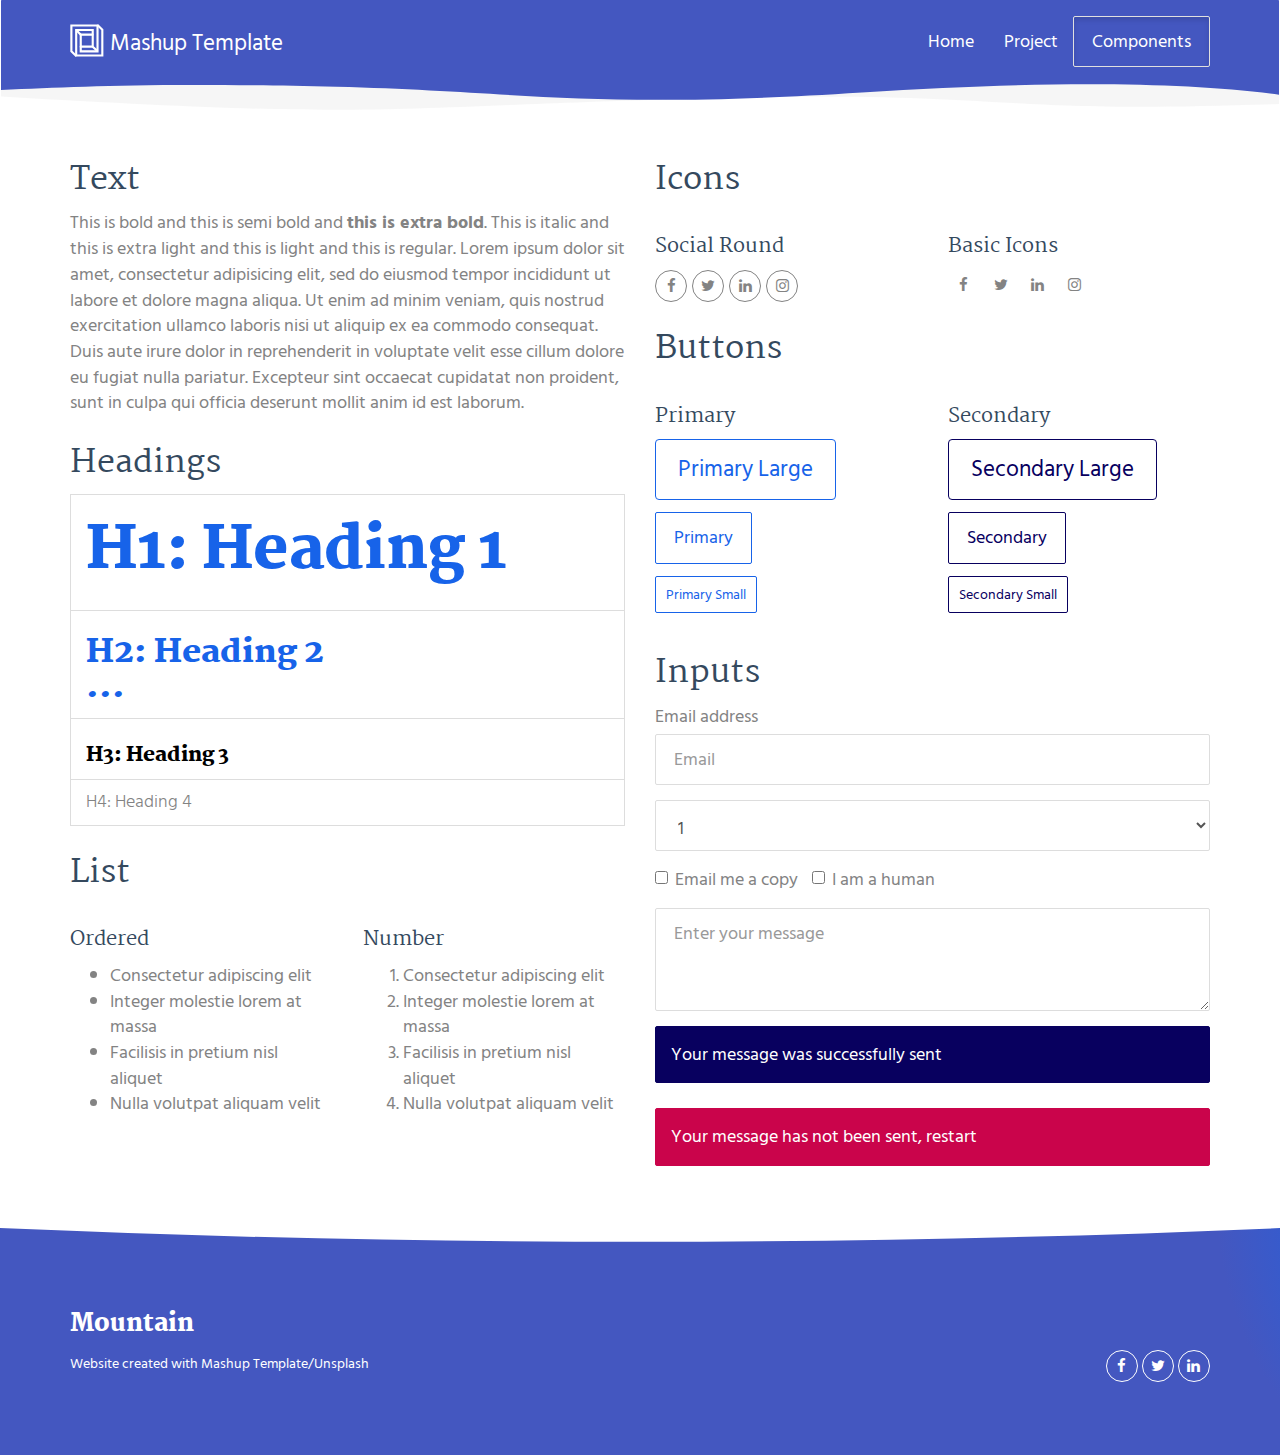
<file: components.html>
<!DOCTYPE html>
<html lang="en">

<head>
  <meta charset="UTF-8">
  <meta content="IE=edge" http-equiv="X-UA-Compatible">
  <meta content="width=device-width,initial-scale=1" name="viewport">
  <meta content="description" name="description">
  <meta name="google" content="notranslate" />
  <meta content="Mashup templates have been developped by Orson.io team" name="author">

  <!-- Disable tap highlight on IE -->
  <meta name="msapplication-tap-highlight" content="no">
  
  
  <link rel="apple-touch-icon" sizes="180x180" href="./assets/apple-icon-180x180.png">
  <link href="./assets/favicon.ico" rel="icon">

  <link href="" rel="stylesheet">


  <title>Title page</title>

<link href="./main.550dcf66.css" rel="stylesheet"></head>

<body> <!-- Add your content of header -->
<header>
  <nav class="navbar navbar-default active">
    <div class="container">
      <div class="navbar-header">
        <button type="button" class="navbar-toggle collapsed" data-toggle="collapse" data-target="#navbar-collapse" aria-expanded="false">
          <span class="sr-only">Toggle navigation</span>
          <span class="icon-bar"></span>
          <span class="icon-bar"></span>
          <span class="icon-bar"></span>
        </button>
        <a class="navbar-brand" href="./index.html" title="">
          <img src="./assets/images/mashup-icon.svg" class="navbar-logo-img" alt="">
          Mashup Template
        </a>
      </div>

      <div class="collapse navbar-collapse" id="navbar-collapse">
        <ul class="nav navbar-nav navbar-right">
          <li><a href="./index.html" title="">Home</a></li>
          <li><a href="./project.html" title="">Project</a></li>
          <li>
            <p>
              <a href="./components.html" class="btn btn-default navbar-btn" title="">Components</a>
            </p>
          </li>

        </ul>
      </div> 
    </div>
  </nav>
</header>

<!-- Add your site or app content here -->
  <div class="container">
    <div class="row">
      <div class="col-xs-12 col-md-6">

        <div class="template-example">
          <h2 class="template-title-example">Text</h2>
          <p>This is bold and this is semi bold and <b>this is extra bold</b>. This is italic and this is extra light and this is light
          and this is regular. Lorem ipsum dolor sit amet, consectetur adipisicing elit, sed do eiusmod
          tempor incididunt ut labore et dolore magna aliqua. Ut enim ad minim veniam,
          quis nostrud exercitation ullamco laboris nisi ut aliquip ex ea commodo
          consequat. Duis aute irure dolor in reprehenderit in voluptate velit esse
          cillum dolore eu fugiat nulla pariatur. Excepteur sint occaecat cupidatat non
          proident, sunt in culpa qui officia deserunt mollit anim id est laborum.
          </p>
        </div>

        <div class="template-example">
          <h2 class="template-title-example">Headings</h2>
          
          <table class="table table-bordered">
            <tr><td><h1>H1: Heading 1</h1></td></tr>
            <tr><td><h2>H2: Heading 2</h2></td></tr>
            <tr><td><h3>H3: Heading 3</h3></td></tr>
            <tr><td><h4>H4: Heading 4</h4></td></tr>
          </table>
        </div>

        <div class="template-example">
          <h2 class="template-title-example">List</h2>
          <div class="row">
            <div class="col-md-6">
              <h3 class="template-title-example">Ordered</h3>
              <ul>
                <li>Consectetur adipiscing elit</li>
                <li>Integer molestie lorem at massa</li>
                <li>Facilisis in pretium nisl aliquet</li>
                <li>Nulla volutpat aliquam velit</li>
              </ul>
            </div>
            <div class="col-md-6">
              <h3 class="template-title-example">Number</h3>
              <ol>
                <li>Consectetur adipiscing elit</li>
                <li>Integer molestie lorem at massa</li>
                <li>Facilisis in pretium nisl aliquet</li>
                <li>Nulla volutpat aliquam velit</li>
              </ol>
            </div>
          </div>
        </div>

        
      </div>

      <div class="col-xs-12 col-md-6">
        <div class="template-example">
          <h2 class="template-title-example">Icons</h2>
          
          <div class="row">
            <div class="col-md-6">
              <h3 class="template-title-example">Social Round</h2>
              <ul class="list-icons">
                <li>
                  <a href="" class="social-round-icon fa-icon">
                    <i class="fa fa-facebook"></i>
                  </a>
                </li>
                <li>
                  <a href="" class="social-round-icon fa-icon">
                    <i class="fa fa-twitter"></i>
                  </a>
                </li>
                <li>
                  <a href="" class="social-round-icon fa-icon">
                    <i class="fa fa-linkedin"></i>
                  </a>
                </li>
                <li>
                  <a href="" class="social-round-icon fa-icon">
                    <i class="fa fa-instagram"></i>
                  </a>
                </li>
              </ul>
            </div>
            <div class="col-md-6">
               <h3 class="template-title-example">Basic Icons</h2>
                <ul class="list-icons">
                  <li>
                    <span class="fa-icon">
                      <i class="fa fa-facebook"></i>
                    </span>
                  </li>
                  <li>
                    <span class="fa-icon">
                      <i class="fa fa-twitter"></i>
                    </span>
                  </li>
                  <li>
                    <span class="fa-icon">
                      <i class="fa fa-linkedin"></i>
                    </span>
                  </li>
                  <li>
                    <span class="fa-icon">
                      <i class="fa fa-instagram"></i>
                    </span>
                  </li>
                </ul>
            </div>

          </div>


          


        </div>

        <div class="template-example">
          <h2 class="template-title-example">Buttons</h2>
          <div class="row">
            <div class="col-md-6">
              <h3 class="template-title-example">Primary</h2>
              <div class="row">
                  <div class="col-md-6">
                  <p><a href="" class="btn btn-primary btn-lg">Primary Large</a></p>
                  <p><a href="" class="btn btn-primary">Primary </a></p>
                  <p><a href="" class="btn btn-primary btn-sm">Primary Small</a></p>
                </div>
              </div>

            </div>

            <div class="col-md-6">
              <h3 class="template-title-example">Secondary</h2>
              <div class="row">
                  <div class="col-md-6">
                  <p><a href="" class="btn btn-info btn-lg">Secondary Large</a></p>
                  <p><a href="" class="btn btn-info">Secondary </a></p>
                  <p><a href="" class="btn btn-info btn-sm">Secondary Small</a></p>
                </div>
              </div>
            </div>
          </div>
        </div>
        
        <div class="template-example">
          <h2 class="template-title-example">Inputs</h2>

            <div class="form-group">
              <label for="exampleInputEmail1">Email address</label>
              <input type="email" class="form-control" id="exampleInputEmail1" placeholder="Email">
            </div>

            <div class="form-group">
              <select class="form-control">
                <option>1</option>
                <option>2</option>
                <option>3</option>
                <option>4</option>
                <option>5</option>
              </select>
            </div>

            <div class="form-group">
              <label class="checkbox-inline">
                <input 
                type="checkbox" id="inlineCheckbox1" value="option1"> Email me a copy
              </label>
              <label class="checkbox-inline">
                <input type="checkbox" id="inlineCheckbox2" value="option2"> I am a human
              </label>
            </div>

            <div class="form-group">
              <textarea class="form-control" rows="3" placeholder="Enter your message"></textarea>
            </div>
            
            <div class="alert alert-success" role="alert">Your message was successfully sent</div>
            <div class="alert alert-danger" role="alert">Your message has not been sent, restart</div>
        </div>




      </div>
    </div>
  </div>

<footer class="footer-container white-text-container">
  <div class="container">
    <div class="row">

     
      <div class="col-xs-12">
        <h3>Mountain</h3>

        <div class="row">
          <div class="col-xs-12 col-sm-7">
            <p><small>Website created with <a href="http://www.mashup-template.com/" title="Create website with free html template">Mashup Template</a>/<a href="https://www.unsplash.com/" title="Beautiful Free Images">Unsplash</a></small>
            </p>
          </div>
          <div class="col-xs-12 col-sm-5">
            <p class="text-right">
              <a href="https://facebook.com/" class="social-round-icon white-round-icon fa-icon" title="">
                <i class="fa fa-facebook" aria-hidden="true"></i>
              </a>
              <a href="https://twitter.com/" class="social-round-icon white-round-icon fa-icon" title="">
                <i class="fa fa-twitter" aria-hidden="true"></i>
              </a>
              <a href="https://www.linkedin.com/" class="social-round-icon white-round-icon fa-icon" title="">
                <i class="fa fa-linkedin" aria-hidden="true"></i>
              </a>
            </p>
          </div>
        </div>
        
        
      </div>
    </div>
  </div>
</footer>

<script>
  document.addEventListener("DOMContentLoaded", function (event) {
    navActivePage();
    scrollRevelation('.reveal');
  });
</script>

<!-- Google Analytics: change UA-XXXXX-X to be your site's ID 

<script>
  (function (i, s, o, g, r, a, m) {
    i['GoogleAnalyticsObject'] = r; i[r] = i[r] || function () {
      (i[r].q = i[r].q || []).push(arguments)
    }, i[r].l = 1 * new Date(); a = s.createElement(o),
      m = s.getElementsByTagName(o)[0]; a.async = 1; a.src = g; m.parentNode.insertBefore(a, m)
  })(window, document, 'script', '//www.google-analytics.com/analytics.js', 'ga');
  ga('create', 'UA-XXXXX-X', 'auto');
  ga('send', 'pageview');
</script>

--> <script type="text/javascript" src="./main.0cf8b554.js"></script></body>

</html>
</file>
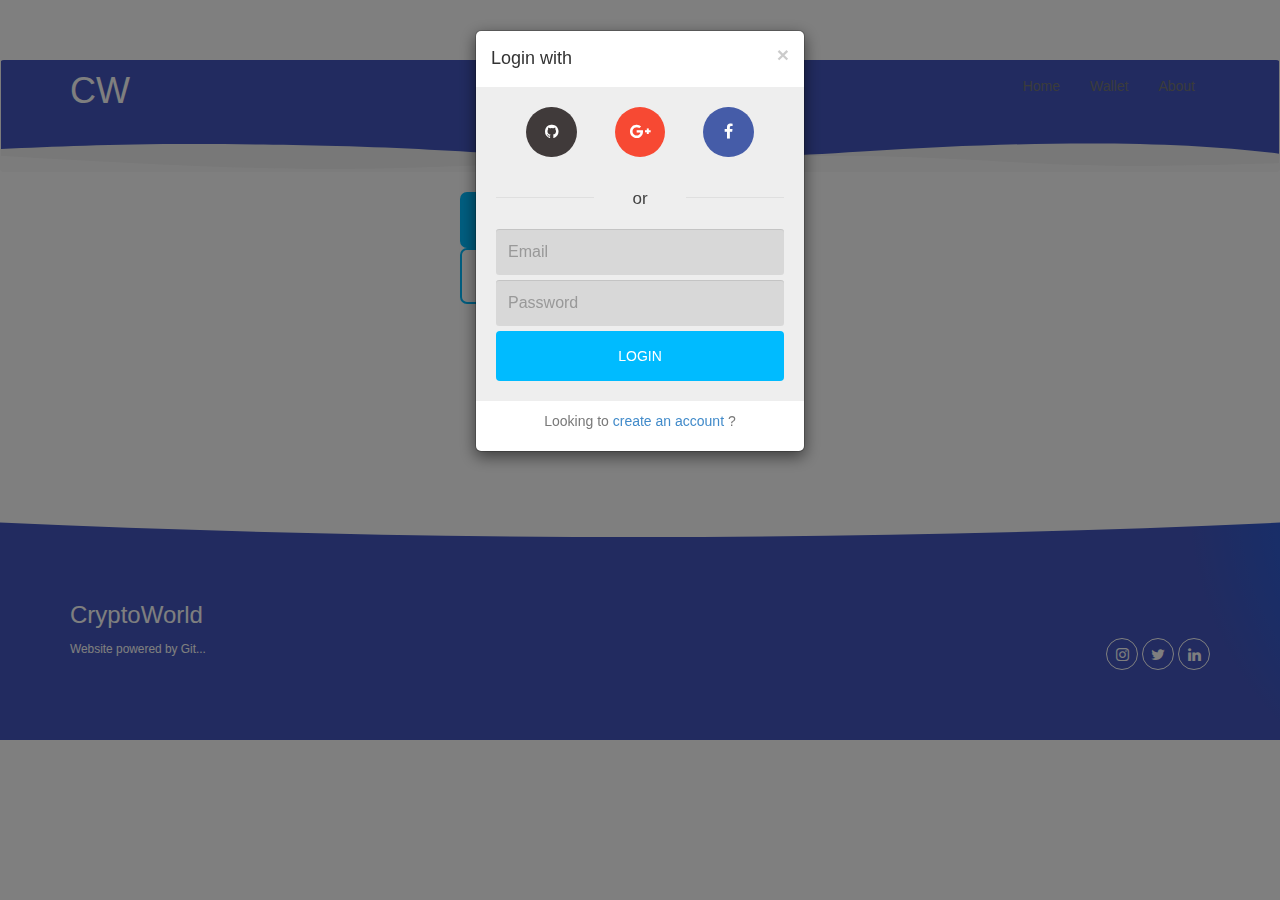
<file: login_register_modal.html>
<!doctype html>
<html lang="en">
<head>
    <title>Login/Register</title>
    <meta charset="utf-8" />
    <meta http-equiv="X-UA-Compatible" content="IE=edge,chrome=1" />
    
    <link href="./main.550dcf66.css" rel="stylesheet">
    <link href="assets/css/bootstrap.css" rel="stylesheet" />

    <link href="assets/css/login-register.css" rel="stylesheet" />
    <link rel="stylesheet" href="http://netdna.bootstrapcdn.com/font-awesome/4.0.3/css/font-awesome.css">

    <style>body{padding-top: 60px;}</style>

    <script src="assets/js/jquery-1.10.2.js" type="text/javascript"></script>
    <script src="assets/js/bootstrap.js" type="text/javascript"></script>
    <script src="assets/js/login-register.js" type="text/javascript"></script>
    
    <link href="main.css" rel="stylesheet" />
</head>
<body>
    <header>
        <nav class="navbar navbar-default active">
          <div class="container">
            <div class="navbar-header">
              <button type="button" class="navbar-toggle collapsed" data-toggle="collapse" data-target="#navbar-collapse" aria-expanded="false">
                <span class="sr-only">Toggle navigation</span>
                <span class="icon-bar"></span>
                <span class="icon-bar"></span>
                <span class="icon-bar"></span>
              </button>
              <a class="navbar-brand" href="./index.html" title="">
                <h1 class="navbar-logo-img" style="color: white;">CW</h1>
              </a>
            </div>
      
            <div class="collapse navbar-collapse" id="navbar-collapse">
              <ul class="nav navbar-nav navbar-right">
                <li><a href="./index.html" title="">Home</a></li>
                <li><a href="./project.html" title="">Wallet</a></li>
                <li><a href="./about.html" title="">About</a></li>
              </ul>
            </div> 
          </div>
        </nav>
      </header>
    <div class="container">
        <div class="row">
            <div class="col-sm-4"></div>
            <div class="col-sm-4" style="height: 300px;">
                 <a class="btn big-login" data-toggle="modal" href="javascript:void(0)" onclick="openLoginModal();">Log in</a>
                 <a class="btn big-register" data-toggle="modal" href="javascript:void(0)" onclick="openRegisterModal();">Register</a></div>
            <div class="col-sm-4"></div>
        </div>


		 <div class="modal fade login" id="loginModal">
		      <div class="modal-dialog login animated">
    		      <div class="modal-content">
    		         <div class="modal-header">
                        <button type="button" class="close" data-dismiss="modal" aria-hidden="true">&times;</button>
                        <h4 class="modal-title">Log in with</h4>
                    </div>
                    <div class="modal-body">
                        <div class="box">
                             <div class="content">
                                <div class="social">
                                    <a class="circle github" href="#">
                                        <i class="fa fa-github fa-fw"></i>
                                    </a>
                                    <a id="google_login" class="circle google" href="#">
                                        <i class="fa fa-google-plus fa-fw"></i>
                                    </a>
                                    <a id="facebook_login" class="circle facebook" href="#">
                                        <i class="fa fa-facebook fa-fw"></i>
                                    </a>
                                </div>
                                <div class="division">
                                    <div class="line l"></div>
                                      <span>or</span>
                                    <div class="line r"></div>
                                </div>
                                <div class="error"></div>
                                <div class="form loginBox">
                                    <form method="get" action="" accept-charset="UTF-8">
                                    <input id="email" class="form-control" type="text" placeholder="Email" name="email">
                                    <input id="password" class="form-control" type="password" placeholder="Password" name="password">
                                    <a href="./index.html" title="">
                                    <input class="btn btn-default btn-login" type="button" value="Login" onclick="loginAjax()">
                                    </a>
                                    </form>
                                </div>
                             </div>
                        </div>
                        <div class="box">
                            <div class="content registerBox" style="display:none;">
                             <div class="form">
                                <form method="get" html="{:multipart=>true}" data-remote="true" action="" accept-charset="UTF-8">
                                <input id="first-name" class="form-control" type="text" placeholder="First-name" name="first-name">
                                <input id="last-name" class="form-control" type="text" placeholder="Last-name" name="last-name">
                                <input id="email" class="form-control" type="text" placeholder="Email" name="email">
                                <input id="mobile-number" class="form-control" type="number" placeholder="Mobile-number: eg:+44" name="mobile-number">
                                <input id="DOB" class="form-control" type="date" placeholder="Date of Birth" name="date">
                                <input id="password" class="form-control" type="password" placeholder="Password" name="password">
                                <input id="password_confirmation" class="form-control" type="password" placeholder="Repeat Password" name="password_confirmation">
                                <a href="./index.html" title="">
                                <input class="btn btn-default btn-register" type="button" value="Create account" name="commit">
                                </a>
                                </form>
                                </div>
                            </div>
                        </div>
                    </div>
                    <div class="modal-footer">
                        <div class="forgot login-footer">
                            <span>Looking to
                                 <a href="javascript: showRegisterForm();">create an account</a>
                            ?</span>
                        </div>
                        <div class="forgot register-footer" style="display:none">
                             <span>Already have an account?</span>
                             <a href="javascript: showLoginForm();">Log in</a>
                        </div>
                    </div>
    		      </div>
		      </div>
		  </div>
    </div>
    
    <footer class="footer-container white-text-container">
        <div class="container">
          <div class="row">
            <div class="col-xs-12">
              <h3>CryptoWorld</h3>
              <div class="row">
                <div class="col-xs-12 col-sm-7">
                  <p><small>Website powered by Git...</small>
                  </p>
                </div>
                <div class="col-xs-12 col-sm-5">
                  <p class="text-right">
                    <a href="https://instagram.com/official_crypto_world1?igshid=YmMyMTA2M2Y=" class="social-round-icon white-round-icon fa-icon" title="">
                      <i class="fa fa-instagram" aria-hidden="true"></i>
                    </a>
                    <a href="https://twitter.com/cryptoworld_10?t=iywZ8TpzJGV5WWvkEQVOww&s=09" class="social-round-icon white-round-icon fa-icon" title="">
                      <i class="fa fa-twitter" aria-hidden="true"></i>
                    </a>
                    <a href="http://linkedin.com/in/luca-alessandro-6040031a3" class="social-round-icon white-round-icon fa-icon" title="">
                      <i class="fa fa-linkedin" aria-hidden="true"></i>
                    </a>
                  </p>
                </div>
              </div>
            </div>
          </div>
        </div>
      </footer>
<script type="text/javascript">
    $(document).ready(function(){
        openLoginModal();
    });
</script>
<script>
    document.addEventListener("DOMContentLoaded", function (event) {
      navActivePage();
      scrollRevelation('.reveal');
    });
</script>
</body>
</html>
</file>
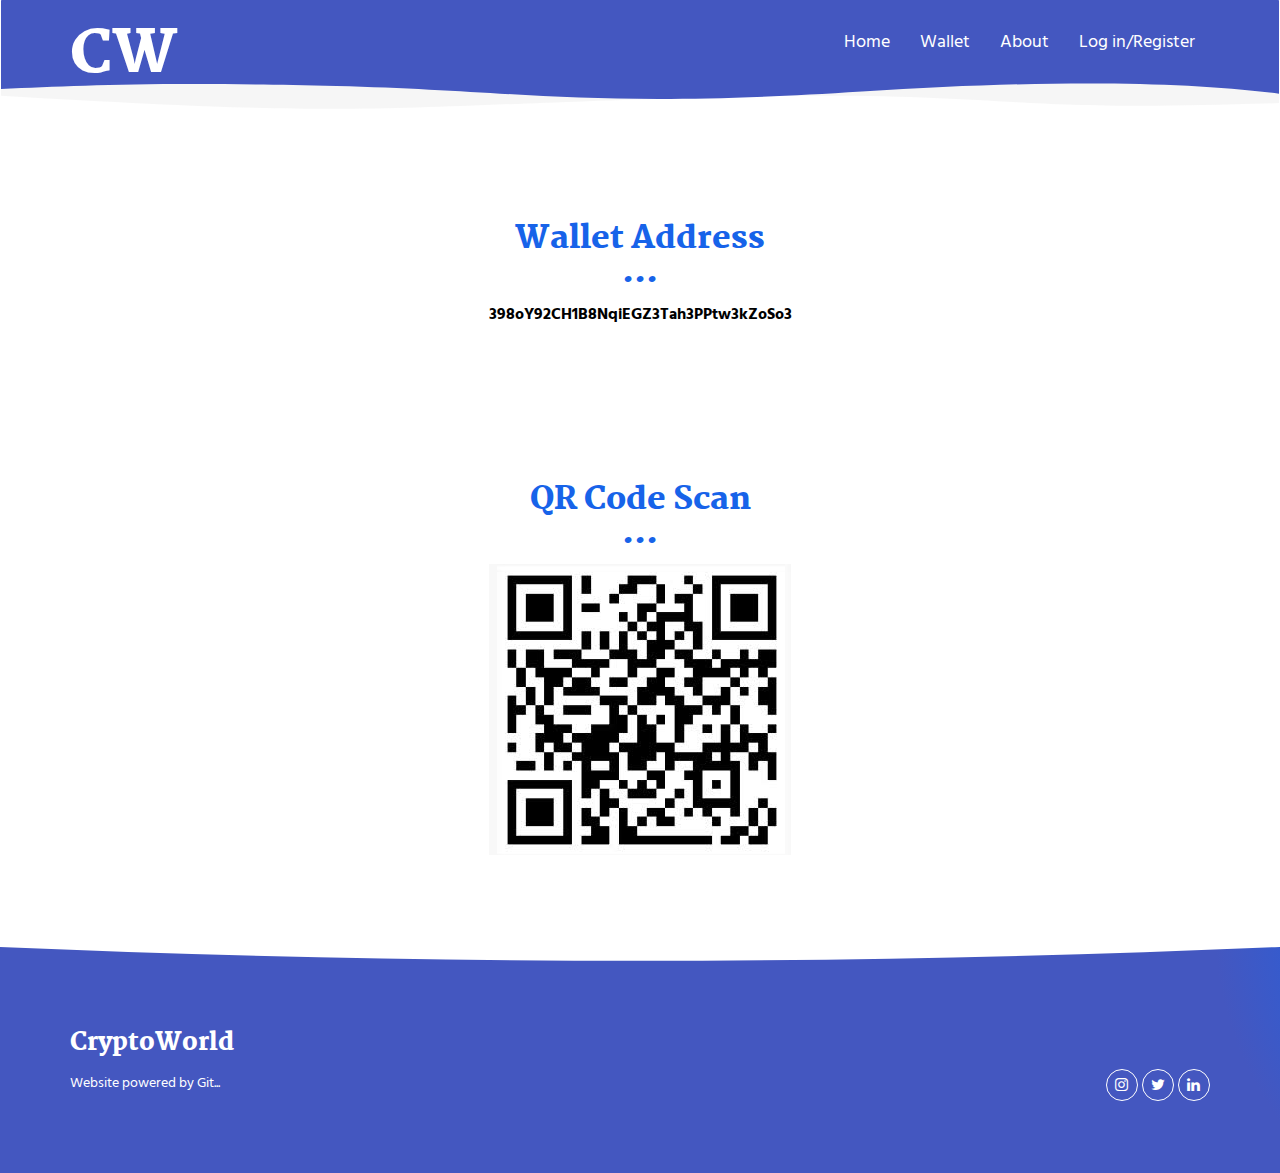
<file: project.html>
<!DOCTYPE html>
<html lang="en">
<head>
  <title>Wallet</title>
  <meta charset="UTF-8">
  <meta content="IE=edge" http-equiv="X-UA-Compatible">
  <meta content="width=device-width,initial-scale=1" name="viewport">
  <meta content="description" name="description">
  <meta name="google" content="notranslate" />
  <meta content="Mashup templates have been developped by Orson.io team" name="author">
  <!-- Disable tap highlight on IE -->
  <meta name="msapplication-tap-highlight" content="no">
  
  <link rel="apple-touch-icon" sizes="180x180" href="./assets/apple-icon-180x180.png">
  <link href="./assets/favicon.ico" rel="icon">
  <link href="./main.550dcf66.css" rel="stylesheet">

  <link href="main.css" rel="stylesheet">
</head>
<body> <!-- Add your content of header -->
<header>
  <nav class="navbar navbar-default active">
    <div class="container">
      <div class="navbar-header">
        <button type="button" class="navbar-toggle collapsed" data-toggle="collapse" data-target="#navbar-collapse" aria-expanded="false">
          <span class="sr-only">Toggle navigation</span>
          <span class="icon-bar"></span>
          <span class="icon-bar"></span>
          <span class="icon-bar"></span>
        </button>
        <a class="navbar-brand" href="./index.html" title="">
          <h1 class="navbar-logo-img" style="color: white;">CW</h1>
        </a>
      </div>

      <div class="collapse navbar-collapse" id="navbar-collapse">
        <ul class="nav navbar-nav navbar-right">
          <li><a href="./index.html" title="">Home</a></li>
          <li><a href="./project.html" title="">Wallet</a></li>
          <li><a href="./about.html" title="">About</a></li>
          <li><a href="./login_register_modal.html" title="">Log in/Register</a></li>
        </ul>
      </div> 
    </div>
  </nav>
</header>

  <div class="section-container">
    <div class="container">
      <h2 class="text-center">Wallet Address</h2>
      <p class="text-center" id="address">398oY92CH1B8NqiEGZ3Tah3PPtw3kZoSo3</p>
    </div>
  </div>

  <div class="section-container">
    <div class="container">
      <h2 class="text-center">QR Code Scan</h2>
      <div class="qr-scan">
        <img src="QR code.jpg" alt="" class="img-responsive reveal-content" data-action="zoom">
       </div>
    </div>
  </div>

<footer class="footer-container white-text-container">
  <div class="container">
    <div class="row">
      <div class="col-xs-12">
        <h3>CryptoWorld</h3>
        <div class="row">
          <div class="col-xs-12 col-sm-7">
            <p><small>Website powered by Git...</small>
            </p>
          </div>
          <div class="col-xs-12 col-sm-5">
            <p class="text-right">
              <a href="https://instagram.com/official_crypto_world1?igshid=YmMyMTA2M2Y=" class="social-round-icon white-round-icon fa-icon" title="">
                <i class="fa fa-instagram" aria-hidden="true"></i>
              </a>
              <a href="https://twitter.com/cryptoworld_10?t=iywZ8TpzJGV5WWvkEQVOww&s=09" class="social-round-icon white-round-icon fa-icon" title="">
                <i class="fa fa-twitter" aria-hidden="true"></i>
              </a>
              <a href="http://linkedin.com/in/luca-alessandro-6040031a3" class="social-round-icon white-round-icon fa-icon" title="">
                <i class="fa fa-linkedin" aria-hidden="true"></i>
              </a>
            </p>
          </div>
        </div>
      </div>
    </div>
  </div>
</footer>
<script>
  document.addEventListener("DOMContentLoaded", function (event) {
    navActivePage();
    scrollRevelation('.reveal');
  });
</script>
<!-- Google Analytics: change UA-XXXXX-X to be your site's ID 
<script>
  (function (i, s, o, g, r, a, m) {
    i['GoogleAnalyticsObject'] = r; i[r] = i[r] || function () {
      (i[r].q = i[r].q || []).push(arguments)
    }, i[r].l = 1 * new Date(); a = s.createElement(o),
      m = s.getElementsByTagName(o)[0]; a.async = 1; a.src = g; m.parentNode.insertBefore(a, m)
  })(window, document, 'script', '//www.google-analytics.com/analytics.js', 'ga');
  ga('create', 'UA-XXXXX-X', 'auto');
  ga('send', 'pageview');
</script>
--> 
<script type="text/javascript" src="./main.0cf8b554.js"></script>
</body>
</html>
</file>
<file: main.css>
div.profile,.qr-scan {
    display: flex;
    justify-content: center;
}

img.profile {
    padding: auto;
    border: 1px solid blue;
    border-radius: 50%;
    height: 30rem;
    width: 30rem;
}
#address {
    font-size: medium;
    font-weight: bold;
    color: black;
}
</file>
<file: main.550dcf66.css>
@import url(https://fonts.googleapis.com/css?family=Hind+Siliguri:300,600|Martel:400,900);@import url(https://maxcdn.bootstrapcdn.com/font-awesome/4.7.0/css/font-awesome.min.css);/*!
 * Bootstrap v3.3.7 (http://getbootstrap.com)
 * Copyright 2011-2016 Twitter, Inc.
 * Licensed under MIT (https://github.com/twbs/bootstrap/blob/master/LICENSE)
 */
/*! normalize.css v3.0.3 | MIT License | github.com/necolas/normalize.css */html{font-family:sans-serif;-ms-text-size-adjust:100%;-webkit-text-size-adjust:100%}body{margin:0}article,aside,details,figcaption,figure,footer,header,hgroup,main,menu,nav,section,summary{display:block}audio,canvas,progress,video{display:inline-block;vertical-align:baseline}audio:not([controls]){display:none;height:0}[hidden],template{display:none}a{background-color:transparent}a:active,a:hover{outline:0}abbr[title]{border-bottom:1px dotted}b,strong{font-weight:700}dfn{font-style:italic}h1{font-size:2em;margin:.67em 0}mark{background:#ff0;color:#000}small{font-size:80%}sub,sup{font-size:75%;line-height:0;position:relative;vertical-align:baseline}sup{top:-.5em}sub{bottom:-.25em}img{border:0}svg:not(:root){overflow:hidden}figure{margin:1em 40px}hr{box-sizing:content-box;height:0}pre{overflow:auto}code,kbd,pre,samp{font-family:monospace,monospace;font-size:1em}button,input,optgroup,select,textarea{color:inherit;font:inherit;margin:0}button{overflow:visible}button,select{text-transform:none}button,html input[type=button],input[type=reset],input[type=submit]{-webkit-appearance:button;cursor:pointer}button[disabled],html input[disabled]{cursor:default}button::-moz-focus-inner,input::-moz-focus-inner{border:0;padding:0}input{line-height:normal}input[type=checkbox],input[type=radio]{box-sizing:border-box;padding:0}input[type=number]::-webkit-inner-spin-button,input[type=number]::-webkit-outer-spin-button{height:auto}input[type=search]{-webkit-appearance:textfield;box-sizing:content-box}input[type=search]::-webkit-search-cancel-button,input[type=search]::-webkit-search-decoration{-webkit-appearance:none}fieldset{border:1px solid silver;margin:0 2px;padding:.35em .625em .75em}textarea{overflow:auto}optgroup{font-weight:700}table{border-collapse:collapse;border-spacing:0}td,th{padding:0}

/*! Source: https://github.com/h5bp/html5-boilerplate/blob/master/src/css/main.css */@media print{*,:after,:before{background:transparent!important;color:#000!important;box-shadow:none!important;text-shadow:none!important}a,a:visited{text-decoration:underline}a[href]:after{content:" (" attr(href) ")"}abbr[title]:after{content:" (" attr(title) ")"}a[href^="#"]:after,a[href^="javascript:"]:after{content:""}blockquote,pre{border:1px solid #999;page-break-inside:avoid}thead{display:table-header-group}img,tr{page-break-inside:avoid}img{max-width:100%!important}h2,h3,p{orphans:3;widows:3}h2,h3{page-break-after:avoid}.navbar{display:none}.btn>.caret,.dropup>.btn>.caret{border-top-color:#000!important}.label{border:1px solid #000}.table{border-collapse:collapse!important}.table td,.table th{background-color:#fff!important}.table-bordered td,.table-bordered th{border:1px solid #ddd!important}}*,:after,:before{-webkit-box-sizing:border-box;-moz-box-sizing:border-box;box-sizing:border-box}html{font-size:10px;-webkit-tap-highlight-color:transparent}body{font-family:Hind Siliguri,Helvetica,Arial,sans-serif;font-size:18px;line-height:1.42857;color:#838383;background-color:#fff}button,input,select,textarea{font-family:inherit;font-size:inherit;line-height:inherit}a{color:#1763e9;text-decoration:none}a:focus,a:hover{color:#1045a4;text-decoration:underline}a:focus{outline:5px auto -webkit-focus-ring-color;outline-offset:-2px}figure{margin:0}img{vertical-align:middle}.img-responsive{display:block;max-width:100%;height:auto}.img-rounded{border-radius:4px}.img-thumbnail{padding:4px;line-height:1.42857;background-color:#fff;border:1px solid #ddd;border-radius:2px;-webkit-transition:all .2s ease-in-out;-o-transition:all .2s ease-in-out;transition:all .2s ease-in-out;display:inline-block;max-width:100%;height:auto}.img-circle{border-radius:50%}hr{margin-top:25px;margin-bottom:25px;border:0;border-top:1px solid #eee}.sr-only{position:absolute;width:1px;height:1px;margin:-1px;padding:0;overflow:hidden;clip:rect(0,0,0,0);border:0}.sr-only-focusable:active,.sr-only-focusable:focus{position:static;width:auto;height:auto;margin:0;overflow:visible;clip:auto}[role=button]{cursor:pointer}.h1,.h2,.h3,.h4,.h5,.h6,h1,h2,h3,h4,h5,h6{font-family:Martel,Times New Roman,Times,serif;font-weight:900;line-height:1.1;color:#1763e9}.h1 .small,.h1 small,.h2 .small,.h2 small,.h3 .small,.h3 small,.h4 .small,.h4 small,.h5 .small,.h5 small,.h6 .small,.h6 small,h1 .small,h1 small,h2 .small,h2 small,h3 .small,h3 small,h4 .small,h4 small,h5 .small,h5 small,h6 .small,h6 small{font-weight:400;line-height:1;color:#777}.h1,.h2,.h3,h1,h2,h3{margin-top:25px;margin-bottom:12.5px}.h1 .small,.h1 small,.h2 .small,.h2 small,.h3 .small,.h3 small,h1 .small,h1 small,h2 .small,h2 small,h3 .small,h3 small{font-size:65%}.h4,.h5,.h6,h4,h5,h6{margin-top:12.5px;margin-bottom:12.5px}.h4 .small,.h4 small,.h5 .small,.h5 small,.h6 .small,.h6 small,h4 .small,h4 small,h5 .small,h5 small,h6 .small,h6 small{font-size:75%}.h1,h1{font-size:59px}.h2,h2{font-size:31px}.h3,h3{font-size:24px}.h4,.h5,h4,h5{font-size:18px}.h6,h6{font-size:16px}p{margin:0 0 12.5px}.lead{margin-bottom:25px;font-size:20px;font-weight:300;line-height:1.4}@media (min-width:768px){.lead{font-size:27px}}.small,small{font-size:77%}.mark,mark{background-color:#fcf8e3;padding:.2em}.text-left{text-align:left}.text-right{text-align:right}.text-center{text-align:center}.text-justify{text-align:justify}.text-nowrap{white-space:nowrap}.text-lowercase{text-transform:lowercase}.initialism,.text-uppercase{text-transform:uppercase}.text-capitalize{text-transform:capitalize}.text-muted{color:#777}.text-primary{color:#1763e9}a.text-primary:focus,a.text-primary:hover{color:#124fbb}.text-success{color:#fff}a.text-success:focus,a.text-success:hover{color:#e6e6e6}.text-info{color:#31708f}a.text-info:focus,a.text-info:hover{color:#245269}.text-warning{color:#8a6d3b}a.text-warning:focus,a.text-warning:hover{color:#66512c}.text-danger{color:#fff}a.text-danger:focus,a.text-danger:hover{color:#e6e6e6}.bg-primary{color:#fff;background-color:#1763e9}a.bg-primary:focus,a.bg-primary:hover{background-color:#124fbb}.bg-success{background-color:#08005f}a.bg-success:focus,a.bg-success:hover{background-color:#04002c}.bg-info{background-color:#d9edf7}a.bg-info:focus,a.bg-info:hover{background-color:#afd9ee}.bg-warning{background-color:#fcf8e3}a.bg-warning:focus,a.bg-warning:hover{background-color:#f7ecb5}.bg-danger{background-color:#ca044b}a.bg-danger:focus,a.bg-danger:hover{background-color:#980338}.page-header{padding-bottom:11.5px;margin:50px 0 25px;border-bottom:1px solid #eee}ol,ul{margin-top:0;margin-bottom:12.5px}ol ol,ol ul,ul ol,ul ul{margin-bottom:0}.list-inline,.list-unstyled{padding-left:0;list-style:none}.list-inline{margin-left:-5px}.list-inline>li{display:inline-block;padding-left:5px;padding-right:5px}dl{margin-top:0;margin-bottom:25px}dd,dt{line-height:1.42857}dt{font-weight:700}dd{margin-left:0}.dl-horizontal dd:after,.dl-horizontal dd:before{content:" ";display:table}.dl-horizontal dd:after{clear:both}@media (min-width:768px){.dl-horizontal dt{float:left;width:160px;clear:left;text-align:right;overflow:hidden;text-overflow:ellipsis;white-space:nowrap}.dl-horizontal dd{margin-left:180px}}abbr[data-original-title],abbr[title]{cursor:help;border-bottom:1px dotted #777}.initialism{font-size:90%}blockquote{padding:12.5px 25px;margin:0 0 25px;font-size:22.5px;border-left:5px solid #eee}blockquote ol:last-child,blockquote p:last-child,blockquote ul:last-child{margin-bottom:0}blockquote .small,blockquote footer,blockquote small{display:block;font-size:80%;line-height:1.42857;color:#777}blockquote .small:before,blockquote footer:before,blockquote small:before{content:"\2014   \A0"}.blockquote-reverse,blockquote.pull-right{padding-right:15px;padding-left:0;border-right:5px solid #eee;border-left:0;text-align:right}.blockquote-reverse .small:before,.blockquote-reverse footer:before,.blockquote-reverse small:before,blockquote.pull-right .small:before,blockquote.pull-right footer:before,blockquote.pull-right small:before{content:""}.blockquote-reverse .small:after,.blockquote-reverse footer:after,.blockquote-reverse small:after,blockquote.pull-right .small:after,blockquote.pull-right footer:after,blockquote.pull-right small:after{content:"\A0   \2014"}address{margin-bottom:25px;font-style:normal;line-height:1.42857}code,kbd,pre,samp{font-family:Menlo,Monaco,Consolas,Courier New,monospace}code{color:#c7254e;background-color:#f9f2f4}code,kbd{padding:2px 4px;font-size:90%;border-radius:2px}kbd{color:#fff;background-color:#333;box-shadow:inset 0 -1px 0 rgba(0,0,0,.25)}kbd kbd{padding:0;font-size:100%;font-weight:700;box-shadow:none}pre{display:block;padding:12px;margin:0 0 12.5px;font-size:17px;line-height:1.42857;word-break:break-all;word-wrap:break-word;color:#333;background-color:#f5f5f5;border:1px solid #ccc;border-radius:2px}pre code{padding:0;font-size:inherit;color:inherit;white-space:pre-wrap;background-color:transparent;border-radius:0}.pre-scrollable{max-height:340px;overflow-y:scroll}.container{margin-right:auto;margin-left:auto;padding-left:15px;padding-right:15px}.container:after,.container:before{content:" ";display:table}.container:after{clear:both}@media (min-width:768px){.container{width:750px}}@media (min-width:992px){.container{width:970px}}@media (min-width:1200px){.container{width:1170px}}.container-fluid{margin-right:auto;margin-left:auto;padding-left:15px;padding-right:15px}.container-fluid:after,.container-fluid:before{content:" ";display:table}.container-fluid:after{clear:both}.row{margin-left:-15px;margin-right:-15px}.row:after,.row:before{content:" ";display:table}.row:after{clear:both}.col-lg-1,.col-lg-2,.col-lg-3,.col-lg-4,.col-lg-5,.col-lg-6,.col-lg-7,.col-lg-8,.col-lg-9,.col-lg-10,.col-lg-11,.col-lg-12,.col-md-1,.col-md-2,.col-md-3,.col-md-4,.col-md-5,.col-md-6,.col-md-7,.col-md-8,.col-md-9,.col-md-10,.col-md-11,.col-md-12,.col-sm-1,.col-sm-2,.col-sm-3,.col-sm-4,.col-sm-5,.col-sm-6,.col-sm-7,.col-sm-8,.col-sm-9,.col-sm-10,.col-sm-11,.col-sm-12,.col-xs-1,.col-xs-2,.col-xs-3,.col-xs-4,.col-xs-5,.col-xs-6,.col-xs-7,.col-xs-8,.col-xs-9,.col-xs-10,.col-xs-11,.col-xs-12{position:relative;min-height:1px;padding-left:15px;padding-right:15px}.col-xs-1,.col-xs-2,.col-xs-3,.col-xs-4,.col-xs-5,.col-xs-6,.col-xs-7,.col-xs-8,.col-xs-9,.col-xs-10,.col-xs-11,.col-xs-12{float:left}.col-xs-1{width:8.33333%}.col-xs-2{width:16.66667%}.col-xs-3{width:25%}.col-xs-4{width:33.33333%}.col-xs-5{width:41.66667%}.col-xs-6{width:50%}.col-xs-7{width:58.33333%}.col-xs-8{width:66.66667%}.col-xs-9{width:75%}.col-xs-10{width:83.33333%}.col-xs-11{width:91.66667%}.col-xs-12{width:100%}.col-xs-pull-0{right:auto}.col-xs-pull-1{right:8.33333%}.col-xs-pull-2{right:16.66667%}.col-xs-pull-3{right:25%}.col-xs-pull-4{right:33.33333%}.col-xs-pull-5{right:41.66667%}.col-xs-pull-6{right:50%}.col-xs-pull-7{right:58.33333%}.col-xs-pull-8{right:66.66667%}.col-xs-pull-9{right:75%}.col-xs-pull-10{right:83.33333%}.col-xs-pull-11{right:91.66667%}.col-xs-pull-12{right:100%}.col-xs-push-0{left:auto}.col-xs-push-1{left:8.33333%}.col-xs-push-2{left:16.66667%}.col-xs-push-3{left:25%}.col-xs-push-4{left:33.33333%}.col-xs-push-5{left:41.66667%}.col-xs-push-6{left:50%}.col-xs-push-7{left:58.33333%}.col-xs-push-8{left:66.66667%}.col-xs-push-9{left:75%}.col-xs-push-10{left:83.33333%}.col-xs-push-11{left:91.66667%}.col-xs-push-12{left:100%}.col-xs-offset-0{margin-left:0}.col-xs-offset-1{margin-left:8.33333%}.col-xs-offset-2{margin-left:16.66667%}.col-xs-offset-3{margin-left:25%}.col-xs-offset-4{margin-left:33.33333%}.col-xs-offset-5{margin-left:41.66667%}.col-xs-offset-6{margin-left:50%}.col-xs-offset-7{margin-left:58.33333%}.col-xs-offset-8{margin-left:66.66667%}.col-xs-offset-9{margin-left:75%}.col-xs-offset-10{margin-left:83.33333%}.col-xs-offset-11{margin-left:91.66667%}.col-xs-offset-12{margin-left:100%}@media (min-width:768px){.col-sm-1,.col-sm-2,.col-sm-3,.col-sm-4,.col-sm-5,.col-sm-6,.col-sm-7,.col-sm-8,.col-sm-9,.col-sm-10,.col-sm-11,.col-sm-12{float:left}.col-sm-1{width:8.33333%}.col-sm-2{width:16.66667%}.col-sm-3{width:25%}.col-sm-4{width:33.33333%}.col-sm-5{width:41.66667%}.col-sm-6{width:50%}.col-sm-7{width:58.33333%}.col-sm-8{width:66.66667%}.col-sm-9{width:75%}.col-sm-10{width:83.33333%}.col-sm-11{width:91.66667%}.col-sm-12{width:100%}.col-sm-pull-0{right:auto}.col-sm-pull-1{right:8.33333%}.col-sm-pull-2{right:16.66667%}.col-sm-pull-3{right:25%}.col-sm-pull-4{right:33.33333%}.col-sm-pull-5{right:41.66667%}.col-sm-pull-6{right:50%}.col-sm-pull-7{right:58.33333%}.col-sm-pull-8{right:66.66667%}.col-sm-pull-9{right:75%}.col-sm-pull-10{right:83.33333%}.col-sm-pull-11{right:91.66667%}.col-sm-pull-12{right:100%}.col-sm-push-0{left:auto}.col-sm-push-1{left:8.33333%}.col-sm-push-2{left:16.66667%}.col-sm-push-3{left:25%}.col-sm-push-4{left:33.33333%}.col-sm-push-5{left:41.66667%}.col-sm-push-6{left:50%}.col-sm-push-7{left:58.33333%}.col-sm-push-8{left:66.66667%}.col-sm-push-9{left:75%}.col-sm-push-10{left:83.33333%}.col-sm-push-11{left:91.66667%}.col-sm-push-12{left:100%}.col-sm-offset-0{margin-left:0}.col-sm-offset-1{margin-left:8.33333%}.col-sm-offset-2{margin-left:16.66667%}.col-sm-offset-3{margin-left:25%}.col-sm-offset-4{margin-left:33.33333%}.col-sm-offset-5{margin-left:41.66667%}.col-sm-offset-6{margin-left:50%}.col-sm-offset-7{margin-left:58.33333%}.col-sm-offset-8{margin-left:66.66667%}.col-sm-offset-9{margin-left:75%}.col-sm-offset-10{margin-left:83.33333%}.col-sm-offset-11{margin-left:91.66667%}.col-sm-offset-12{margin-left:100%}}@media (min-width:992px){.col-md-1,.col-md-2,.col-md-3,.col-md-4,.col-md-5,.col-md-6,.col-md-7,.col-md-8,.col-md-9,.col-md-10,.col-md-11,.col-md-12{float:left}.col-md-1{width:8.33333%}.col-md-2{width:16.66667%}.col-md-3{width:25%}.col-md-4{width:33.33333%}.col-md-5{width:41.66667%}.col-md-6{width:50%}.col-md-7{width:58.33333%}.col-md-8{width:66.66667%}.col-md-9{width:75%}.col-md-10{width:83.33333%}.col-md-11{width:91.66667%}.col-md-12{width:100%}.col-md-pull-0{right:auto}.col-md-pull-1{right:8.33333%}.col-md-pull-2{right:16.66667%}.col-md-pull-3{right:25%}.col-md-pull-4{right:33.33333%}.col-md-pull-5{right:41.66667%}.col-md-pull-6{right:50%}.col-md-pull-7{right:58.33333%}.col-md-pull-8{right:66.66667%}.col-md-pull-9{right:75%}.col-md-pull-10{right:83.33333%}.col-md-pull-11{right:91.66667%}.col-md-pull-12{right:100%}.col-md-push-0{left:auto}.col-md-push-1{left:8.33333%}.col-md-push-2{left:16.66667%}.col-md-push-3{left:25%}.col-md-push-4{left:33.33333%}.col-md-push-5{left:41.66667%}.col-md-push-6{left:50%}.col-md-push-7{left:58.33333%}.col-md-push-8{left:66.66667%}.col-md-push-9{left:75%}.col-md-push-10{left:83.33333%}.col-md-push-11{left:91.66667%}.col-md-push-12{left:100%}.col-md-offset-0{margin-left:0}.col-md-offset-1{margin-left:8.33333%}.col-md-offset-2{margin-left:16.66667%}.col-md-offset-3{margin-left:25%}.col-md-offset-4{margin-left:33.33333%}.col-md-offset-5{margin-left:41.66667%}.col-md-offset-6{margin-left:50%}.col-md-offset-7{margin-left:58.33333%}.col-md-offset-8{margin-left:66.66667%}.col-md-offset-9{margin-left:75%}.col-md-offset-10{margin-left:83.33333%}.col-md-offset-11{margin-left:91.66667%}.col-md-offset-12{margin-left:100%}}@media (min-width:1200px){.col-lg-1,.col-lg-2,.col-lg-3,.col-lg-4,.col-lg-5,.col-lg-6,.col-lg-7,.col-lg-8,.col-lg-9,.col-lg-10,.col-lg-11,.col-lg-12{float:left}.col-lg-1{width:8.33333%}.col-lg-2{width:16.66667%}.col-lg-3{width:25%}.col-lg-4{width:33.33333%}.col-lg-5{width:41.66667%}.col-lg-6{width:50%}.col-lg-7{width:58.33333%}.col-lg-8{width:66.66667%}.col-lg-9{width:75%}.col-lg-10{width:83.33333%}.col-lg-11{width:91.66667%}.col-lg-12{width:100%}.col-lg-pull-0{right:auto}.col-lg-pull-1{right:8.33333%}.col-lg-pull-2{right:16.66667%}.col-lg-pull-3{right:25%}.col-lg-pull-4{right:33.33333%}.col-lg-pull-5{right:41.66667%}.col-lg-pull-6{right:50%}.col-lg-pull-7{right:58.33333%}.col-lg-pull-8{right:66.66667%}.col-lg-pull-9{right:75%}.col-lg-pull-10{right:83.33333%}.col-lg-pull-11{right:91.66667%}.col-lg-pull-12{right:100%}.col-lg-push-0{left:auto}.col-lg-push-1{left:8.33333%}.col-lg-push-2{left:16.66667%}.col-lg-push-3{left:25%}.col-lg-push-4{left:33.33333%}.col-lg-push-5{left:41.66667%}.col-lg-push-6{left:50%}.col-lg-push-7{left:58.33333%}.col-lg-push-8{left:66.66667%}.col-lg-push-9{left:75%}.col-lg-push-10{left:83.33333%}.col-lg-push-11{left:91.66667%}.col-lg-push-12{left:100%}.col-lg-offset-0{margin-left:0}.col-lg-offset-1{margin-left:8.33333%}.col-lg-offset-2{margin-left:16.66667%}.col-lg-offset-3{margin-left:25%}.col-lg-offset-4{margin-left:33.33333%}.col-lg-offset-5{margin-left:41.66667%}.col-lg-offset-6{margin-left:50%}.col-lg-offset-7{margin-left:58.33333%}.col-lg-offset-8{margin-left:66.66667%}.col-lg-offset-9{margin-left:75%}.col-lg-offset-10{margin-left:83.33333%}.col-lg-offset-11{margin-left:91.66667%}.col-lg-offset-12{margin-left:100%}}table{background-color:transparent}caption{padding-top:8px;padding-bottom:8px;color:#777}caption,th{text-align:left}.table{width:100%;max-width:100%;margin-bottom:25px}.table>tbody>tr>td,.table>tbody>tr>th,.table>tfoot>tr>td,.table>tfoot>tr>th,.table>thead>tr>td,.table>thead>tr>th{padding:8px;line-height:1.42857;vertical-align:top;border-top:1px solid #ddd}.table>thead>tr>th{vertical-align:bottom;border-bottom:2px solid #ddd}.table>caption+thead>tr:first-child>td,.table>caption+thead>tr:first-child>th,.table>colgroup+thead>tr:first-child>td,.table>colgroup+thead>tr:first-child>th,.table>thead:first-child>tr:first-child>td,.table>thead:first-child>tr:first-child>th{border-top:0}.table>tbody+tbody{border-top:2px solid #ddd}.table .table{background-color:#fff}.table-condensed>tbody>tr>td,.table-condensed>tbody>tr>th,.table-condensed>tfoot>tr>td,.table-condensed>tfoot>tr>th,.table-condensed>thead>tr>td,.table-condensed>thead>tr>th{padding:5px}.table-bordered,.table-bordered>tbody>tr>td,.table-bordered>tbody>tr>th,.table-bordered>tfoot>tr>td,.table-bordered>tfoot>tr>th,.table-bordered>thead>tr>td,.table-bordered>thead>tr>th{border:1px solid #ddd}.table-bordered>thead>tr>td,.table-bordered>thead>tr>th{border-bottom-width:2px}.table-striped>tbody>tr:nth-of-type(odd){background-color:#f9f9f9}.table-hover>tbody>tr:hover{background-color:#f5f5f5}table col[class*=col-]{position:static;float:none;display:table-column}table td[class*=col-],table th[class*=col-]{position:static;float:none;display:table-cell}.table>tbody>tr.active>td,.table>tbody>tr.active>th,.table>tbody>tr>td.active,.table>tbody>tr>th.active,.table>tfoot>tr.active>td,.table>tfoot>tr.active>th,.table>tfoot>tr>td.active,.table>tfoot>tr>th.active,.table>thead>tr.active>td,.table>thead>tr.active>th,.table>thead>tr>td.active,.table>thead>tr>th.active{background-color:#f5f5f5}.table-hover>tbody>tr.active:hover>td,.table-hover>tbody>tr.active:hover>th,.table-hover>tbody>tr:hover>.active,.table-hover>tbody>tr>td.active:hover,.table-hover>tbody>tr>th.active:hover{background-color:#e8e8e8}.table>tbody>tr.success>td,.table>tbody>tr.success>th,.table>tbody>tr>td.success,.table>tbody>tr>th.success,.table>tfoot>tr.success>td,.table>tfoot>tr.success>th,.table>tfoot>tr>td.success,.table>tfoot>tr>th.success,.table>thead>tr.success>td,.table>thead>tr.success>th,.table>thead>tr>td.success,.table>thead>tr>th.success{background-color:#08005f}.table-hover>tbody>tr.success:hover>td,.table-hover>tbody>tr.success:hover>th,.table-hover>tbody>tr:hover>.success,.table-hover>tbody>tr>td.success:hover,.table-hover>tbody>tr>th.success:hover{background-color:#060046}.table>tbody>tr.info>td,.table>tbody>tr.info>th,.table>tbody>tr>td.info,.table>tbody>tr>th.info,.table>tfoot>tr.info>td,.table>tfoot>tr.info>th,.table>tfoot>tr>td.info,.table>tfoot>tr>th.info,.table>thead>tr.info>td,.table>thead>tr.info>th,.table>thead>tr>td.info,.table>thead>tr>th.info{background-color:#d9edf7}.table-hover>tbody>tr.info:hover>td,.table-hover>tbody>tr.info:hover>th,.table-hover>tbody>tr:hover>.info,.table-hover>tbody>tr>td.info:hover,.table-hover>tbody>tr>th.info:hover{background-color:#c4e3f3}.table>tbody>tr.warning>td,.table>tbody>tr.warning>th,.table>tbody>tr>td.warning,.table>tbody>tr>th.warning,.table>tfoot>tr.warning>td,.table>tfoot>tr.warning>th,.table>tfoot>tr>td.warning,.table>tfoot>tr>th.warning,.table>thead>tr.warning>td,.table>thead>tr.warning>th,.table>thead>tr>td.warning,.table>thead>tr>th.warning{background-color:#fcf8e3}.table-hover>tbody>tr.warning:hover>td,.table-hover>tbody>tr.warning:hover>th,.table-hover>tbody>tr:hover>.warning,.table-hover>tbody>tr>td.warning:hover,.table-hover>tbody>tr>th.warning:hover{background-color:#faf2cc}.table>tbody>tr.danger>td,.table>tbody>tr.danger>th,.table>tbody>tr>td.danger,.table>tbody>tr>th.danger,.table>tfoot>tr.danger>td,.table>tfoot>tr.danger>th,.table>tfoot>tr>td.danger,.table>tfoot>tr>th.danger,.table>thead>tr.danger>td,.table>thead>tr.danger>th,.table>thead>tr>td.danger,.table>thead>tr>th.danger{background-color:#ca044b}.table-hover>tbody>tr.danger:hover>td,.table-hover>tbody>tr.danger:hover>th,.table-hover>tbody>tr:hover>.danger,.table-hover>tbody>tr>td.danger:hover,.table-hover>tbody>tr>th.danger:hover{background-color:#b10442}.table-responsive{overflow-x:auto;min-height:.01%}@media screen and (max-width:767px){.table-responsive{width:100%;margin-bottom:18.75px;overflow-y:hidden;-ms-overflow-style:-ms-autohiding-scrollbar;border:1px solid #ddd}.table-responsive>.table{margin-bottom:0}.table-responsive>.table>tbody>tr>td,.table-responsive>.table>tbody>tr>th,.table-responsive>.table>tfoot>tr>td,.table-responsive>.table>tfoot>tr>th,.table-responsive>.table>thead>tr>td,.table-responsive>.table>thead>tr>th{white-space:nowrap}.table-responsive>.table-bordered{border:0}.table-responsive>.table-bordered>tbody>tr>td:first-child,.table-responsive>.table-bordered>tbody>tr>th:first-child,.table-responsive>.table-bordered>tfoot>tr>td:first-child,.table-responsive>.table-bordered>tfoot>tr>th:first-child,.table-responsive>.table-bordered>thead>tr>td:first-child,.table-responsive>.table-bordered>thead>tr>th:first-child{border-left:0}.table-responsive>.table-bordered>tbody>tr>td:last-child,.table-responsive>.table-bordered>tbody>tr>th:last-child,.table-responsive>.table-bordered>tfoot>tr>td:last-child,.table-responsive>.table-bordered>tfoot>tr>th:last-child,.table-responsive>.table-bordered>thead>tr>td:last-child,.table-responsive>.table-bordered>thead>tr>th:last-child{border-right:0}.table-responsive>.table-bordered>tbody>tr:last-child>td,.table-responsive>.table-bordered>tbody>tr:last-child>th,.table-responsive>.table-bordered>tfoot>tr:last-child>td,.table-responsive>.table-bordered>tfoot>tr:last-child>th{border-bottom:0}}fieldset{margin:0;min-width:0}fieldset,legend{padding:0;border:0}legend{display:block;width:100%;margin-bottom:25px;font-size:27px;line-height:inherit;color:#333;border-bottom:1px solid #e5e5e5}label{display:inline-block;max-width:100%;margin-bottom:5px;font-weight:700}input[type=search]{-webkit-box-sizing:border-box;-moz-box-sizing:border-box;box-sizing:border-box}input[type=checkbox],input[type=radio]{margin:4px 0 0;margin-top:1px\9;line-height:normal}input[type=file]{display:block}input[type=range]{display:block;width:100%}select[multiple],select[size]{height:auto}input[type=checkbox]:focus,input[type=file]:focus,input[type=radio]:focus{outline:5px auto -webkit-focus-ring-color;outline-offset:-2px}output{padding-top:13px}.form-control,output{display:block;font-size:18px;line-height:1.42857;color:#555}.form-control{width:100%;height:51px;padding:12px 18px;background-color:#fff;background-image:none;border:1px solid #ddd;border-radius:2px;-webkit-box-shadow:inset 0 1px 1px rgba(0,0,0,.075);box-shadow:inset 0 1px 1px rgba(0,0,0,.075);-webkit-transition:border-color .15s ease-in-out,box-shadow .15s ease-in-out;-o-transition:border-color ease-in-out .15s,box-shadow ease-in-out .15s;transition:border-color .15s ease-in-out,box-shadow .15s ease-in-out}.form-control:focus{border-color:#66afe9;-webkit-box-shadow:inset 0 1px 1px rgba(0,0,0,.075),0 0 8px rgba(102,175,233,.6);box-shadow:inset 0 1px 1px rgba(0,0,0,.075),0 0 8px rgba(102,175,233,.6)}.form-control::-moz-placeholder{color:#999;opacity:1}.form-control:-ms-input-placeholder{color:#999}.form-control::-webkit-input-placeholder{color:#999}.form-control::-ms-expand{border:0;background-color:transparent}.form-control[disabled],.form-control[readonly],fieldset[disabled] .form-control{background-color:#eee;opacity:1}.form-control[disabled],fieldset[disabled] .form-control{cursor:not-allowed}textarea.form-control{height:auto}input[type=search]{-webkit-appearance:none}@media screen and (-webkit-min-device-pixel-ratio:0){input[type=date].form-control,input[type=datetime-local].form-control,input[type=month].form-control,input[type=time].form-control{line-height:51px}.input-group-sm>.input-group-btn>input[type=date].btn,.input-group-sm>.input-group-btn>input[type=datetime-local].btn,.input-group-sm>.input-group-btn>input[type=month].btn,.input-group-sm>.input-group-btn>input[type=time].btn,.input-group-sm>input[type=date].form-control,.input-group-sm>input[type=date].input-group-addon,.input-group-sm>input[type=datetime-local].form-control,.input-group-sm>input[type=datetime-local].input-group-addon,.input-group-sm>input[type=month].form-control,.input-group-sm>input[type=month].input-group-addon,.input-group-sm>input[type=time].form-control,.input-group-sm>input[type=time].input-group-addon,.input-group-sm input[type=date],.input-group-sm input[type=datetime-local],.input-group-sm input[type=month],.input-group-sm input[type=time],input[type=date].input-sm,input[type=datetime-local].input-sm,input[type=month].input-sm,input[type=time].input-sm{line-height:37px}.input-group-lg>.input-group-btn>input[type=date].btn,.input-group-lg>.input-group-btn>input[type=datetime-local].btn,.input-group-lg>.input-group-btn>input[type=month].btn,.input-group-lg>.input-group-btn>input[type=time].btn,.input-group-lg>input[type=date].form-control,.input-group-lg>input[type=date].input-group-addon,.input-group-lg>input[type=datetime-local].form-control,.input-group-lg>input[type=datetime-local].input-group-addon,.input-group-lg>input[type=month].form-control,.input-group-lg>input[type=month].input-group-addon,.input-group-lg>input[type=time].form-control,.input-group-lg>input[type=time].input-group-addon,.input-group-lg input[type=date],.input-group-lg input[type=datetime-local],.input-group-lg input[type=month],.input-group-lg input[type=time],input[type=date].input-lg,input[type=datetime-local].input-lg,input[type=month].input-lg,input[type=time].input-lg{line-height:61px}}.form-group{margin-bottom:15px}.checkbox,.radio{position:relative;display:block;margin-top:10px;margin-bottom:10px}.checkbox label,.radio label{min-height:25px;padding-left:20px;margin-bottom:0;font-weight:400;cursor:pointer}.checkbox-inline input[type=checkbox],.checkbox input[type=checkbox],.radio-inline input[type=radio],.radio input[type=radio]{position:absolute;margin-left:-20px;margin-top:4px\9}.checkbox+.checkbox,.radio+.radio{margin-top:-5px}.checkbox-inline,.radio-inline{position:relative;display:inline-block;padding-left:20px;margin-bottom:0;vertical-align:middle;font-weight:400;cursor:pointer}.checkbox-inline+.checkbox-inline,.radio-inline+.radio-inline{margin-top:0;margin-left:10px}.checkbox-inline.disabled,.checkbox.disabled label,.radio-inline.disabled,.radio.disabled label,fieldset[disabled] .checkbox-inline,fieldset[disabled] .checkbox label,fieldset[disabled] .radio-inline,fieldset[disabled] .radio label,fieldset[disabled] input[type=checkbox],fieldset[disabled] input[type=radio],input[type=checkbox].disabled,input[type=checkbox][disabled],input[type=radio].disabled,input[type=radio][disabled]{cursor:not-allowed}.form-control-static{padding-top:13px;padding-bottom:13px;margin-bottom:0;min-height:43px}.form-control-static.input-lg,.form-control-static.input-sm,.input-group-lg>.form-control-static.form-control,.input-group-lg>.form-control-static.input-group-addon,.input-group-lg>.input-group-btn>.form-control-static.btn,.input-group-sm>.form-control-static.form-control,.input-group-sm>.form-control-static.input-group-addon,.input-group-sm>.input-group-btn>.form-control-static.btn{padding-left:0;padding-right:0}.input-group-sm>.form-control,.input-group-sm>.input-group-addon,.input-group-sm>.input-group-btn>.btn,.input-sm{height:37px;padding:7px 10px;font-size:14px;line-height:1.5;border-radius:2px}.input-group-sm>.input-group-btn>select.btn,.input-group-sm>select.form-control,.input-group-sm>select.input-group-addon,select.input-sm{height:37px;line-height:37px}.input-group-sm>.input-group-btn>select[multiple].btn,.input-group-sm>.input-group-btn>textarea.btn,.input-group-sm>select[multiple].form-control,.input-group-sm>select[multiple].input-group-addon,.input-group-sm>textarea.form-control,.input-group-sm>textarea.input-group-addon,select[multiple].input-sm,textarea.input-sm{height:auto}.form-group-sm .form-control{height:37px;padding:7px 10px;font-size:14px;line-height:1.5;border-radius:2px}.form-group-sm select.form-control{height:37px;line-height:37px}.form-group-sm select[multiple].form-control,.form-group-sm textarea.form-control{height:auto}.form-group-sm .form-control-static{height:37px;min-height:39px;padding:8px 10px;font-size:14px;line-height:1.5}.input-group-lg>.form-control,.input-group-lg>.input-group-addon,.input-group-lg>.input-group-btn>.btn,.input-lg{height:61px;padding:14px 22px;font-size:23px;line-height:1.33333;border-radius:4px}.input-group-lg>.input-group-btn>select.btn,.input-group-lg>select.form-control,.input-group-lg>select.input-group-addon,select.input-lg{height:61px;line-height:61px}.input-group-lg>.input-group-btn>select[multiple].btn,.input-group-lg>.input-group-btn>textarea.btn,.input-group-lg>select[multiple].form-control,.input-group-lg>select[multiple].input-group-addon,.input-group-lg>textarea.form-control,.input-group-lg>textarea.input-group-addon,select[multiple].input-lg,textarea.input-lg{height:auto}.form-group-lg .form-control{height:61px;padding:14px 22px;font-size:23px;line-height:1.33333;border-radius:4px}.form-group-lg select.form-control{height:61px;line-height:61px}.form-group-lg select[multiple].form-control,.form-group-lg textarea.form-control{height:auto}.form-group-lg .form-control-static{height:61px;min-height:48px;padding:15px 22px;font-size:23px;line-height:1.33333}.has-feedback{position:relative}.has-feedback .form-control{padding-right:63.75px}.form-control-feedback{position:absolute;top:0;right:0;z-index:2;display:block;width:51px;height:51px;line-height:51px;text-align:center;pointer-events:none}.form-group-lg .form-control+.form-control-feedback,.input-group-lg+.form-control-feedback,.input-group-lg>.form-control+.form-control-feedback,.input-group-lg>.input-group-addon+.form-control-feedback,.input-group-lg>.input-group-btn>.btn+.form-control-feedback,.input-lg+.form-control-feedback{width:61px;height:61px;line-height:61px}.form-group-sm .form-control+.form-control-feedback,.input-group-sm+.form-control-feedback,.input-group-sm>.form-control+.form-control-feedback,.input-group-sm>.input-group-addon+.form-control-feedback,.input-group-sm>.input-group-btn>.btn+.form-control-feedback,.input-sm+.form-control-feedback{width:37px;height:37px;line-height:37px}.has-success .checkbox,.has-success .checkbox-inline,.has-success.checkbox-inline label,.has-success.checkbox label,.has-success .control-label,.has-success .help-block,.has-success .radio,.has-success .radio-inline,.has-success.radio-inline label,.has-success.radio label{color:#fff}.has-success .form-control{border-color:#fff;-webkit-box-shadow:inset 0 1px 1px rgba(0,0,0,.075);box-shadow:inset 0 1px 1px rgba(0,0,0,.075)}.has-success .form-control:focus{border-color:#e6e6e6;-webkit-box-shadow:inset 0 1px 1px rgba(0,0,0,.075),0 0 6px #fff;box-shadow:inset 0 1px 1px rgba(0,0,0,.075),0 0 6px #fff}.has-success .input-group-addon{color:#fff;border-color:#fff;background-color:#08005f}.has-success .form-control-feedback{color:#fff}.has-warning .checkbox,.has-warning .checkbox-inline,.has-warning.checkbox-inline label,.has-warning.checkbox label,.has-warning .control-label,.has-warning .help-block,.has-warning .radio,.has-warning .radio-inline,.has-warning.radio-inline label,.has-warning.radio label{color:#8a6d3b}.has-warning .form-control{border-color:#8a6d3b;-webkit-box-shadow:inset 0 1px 1px rgba(0,0,0,.075);box-shadow:inset 0 1px 1px rgba(0,0,0,.075)}.has-warning .form-control:focus{border-color:#66512c;-webkit-box-shadow:inset 0 1px 1px rgba(0,0,0,.075),0 0 6px #c0a16b;box-shadow:inset 0 1px 1px rgba(0,0,0,.075),0 0 6px #c0a16b}.has-warning .input-group-addon{color:#8a6d3b;border-color:#8a6d3b;background-color:#fcf8e3}.has-warning .form-control-feedback{color:#8a6d3b}.has-error .checkbox,.has-error .checkbox-inline,.has-error.checkbox-inline label,.has-error.checkbox label,.has-error .control-label,.has-error .help-block,.has-error .radio,.has-error .radio-inline,.has-error.radio-inline label,.has-error.radio label{color:#fff}.has-error .form-control{border-color:#fff;-webkit-box-shadow:inset 0 1px 1px rgba(0,0,0,.075);box-shadow:inset 0 1px 1px rgba(0,0,0,.075)}.has-error .form-control:focus{border-color:#e6e6e6;-webkit-box-shadow:inset 0 1px 1px rgba(0,0,0,.075),0 0 6px #fff;box-shadow:inset 0 1px 1px rgba(0,0,0,.075),0 0 6px #fff}.has-error .input-group-addon{color:#fff;border-color:#fff;background-color:#ca044b}.has-error .form-control-feedback{color:#fff}.has-feedback label~.form-control-feedback{top:30px}.has-feedback label.sr-only~.form-control-feedback{top:0}.help-block{display:block;margin-top:5px;margin-bottom:10px;color:#c3c3c3}@media (min-width:768px){.form-inline .form-group{display:inline-block;margin-bottom:0;vertical-align:middle}.form-inline .form-control{display:inline-block;width:auto;vertical-align:middle}.form-inline .form-control-static{display:inline-block}.form-inline .input-group{display:inline-table;vertical-align:middle}.form-inline .input-group .form-control,.form-inline .input-group .input-group-addon,.form-inline .input-group .input-group-btn{width:auto}.form-inline .input-group>.form-control{width:100%}.form-inline .control-label{margin-bottom:0;vertical-align:middle}.form-inline .checkbox,.form-inline .radio{display:inline-block;margin-top:0;margin-bottom:0;vertical-align:middle}.form-inline .checkbox label,.form-inline .radio label{padding-left:0}.form-inline .checkbox input[type=checkbox],.form-inline .radio input[type=radio]{position:relative;margin-left:0}.form-inline .has-feedback .form-control-feedback{top:0}}.form-horizontal .checkbox,.form-horizontal .checkbox-inline,.form-horizontal .radio,.form-horizontal .radio-inline{margin-top:0;margin-bottom:0;padding-top:13px}.form-horizontal .checkbox,.form-horizontal .radio{min-height:38px}.form-horizontal .form-group{margin-left:-15px;margin-right:-15px}.form-horizontal .form-group:after,.form-horizontal .form-group:before{content:" ";display:table}.form-horizontal .form-group:after{clear:both}@media (min-width:768px){.form-horizontal .control-label{text-align:right;margin-bottom:0;padding-top:13px}}.form-horizontal .has-feedback .form-control-feedback{right:15px}@media (min-width:768px){.form-horizontal .form-group-lg .control-label{padding-top:15px;font-size:23px}}@media (min-width:768px){.form-horizontal .form-group-sm .control-label{padding-top:8px;font-size:14px}}.btn{display:inline-block;margin-bottom:0;font-weight:400;text-align:center;vertical-align:middle;touch-action:manipulation;cursor:pointer;background-image:none;border:1px solid transparent;white-space:nowrap;padding:12px 18px;font-size:18px;line-height:1.42857;border-radius:2px;-webkit-user-select:none;-moz-user-select:none;-ms-user-select:none;user-select:none}.btn.active.focus,.btn.active:focus,.btn.focus,.btn:active.focus,.btn:active:focus,.btn:focus{outline:5px auto -webkit-focus-ring-color;outline-offset:-2px}.btn.focus,.btn:focus,.btn:hover{color:#fff;text-decoration:none}.btn.active,.btn:active{outline:0;background-image:none;-webkit-box-shadow:inset 0 3px 5px rgba(0,0,0,.125);box-shadow:inset 0 3px 5px rgba(0,0,0,.125)}.btn.disabled,.btn[disabled],fieldset[disabled] .btn{cursor:not-allowed;opacity:.65;filter:alpha(opacity=65);-webkit-box-shadow:none;box-shadow:none}a.btn.disabled,fieldset[disabled] a.btn{pointer-events:none}.btn-default{color:#fff;background-color:transparent;border-color:#fff}.btn-default.focus,.btn-default:focus{color:#fff;background-color:transparent;border-color:#bfbfbf}.btn-default.active,.btn-default:active,.btn-default:hover,.open>.btn-default.dropdown-toggle{color:#fff;background-color:transparent;border-color:#e0e0e0}.btn-default.active.focus,.btn-default.active:focus,.btn-default.active:hover,.btn-default:active.focus,.btn-default:active:focus,.btn-default:active:hover,.open>.btn-default.dropdown-toggle.focus,.open>.btn-default.dropdown-toggle:focus,.open>.btn-default.dropdown-toggle:hover{color:#fff;background-color:transparent;border-color:#bfbfbf}.btn-default.active,.btn-default:active,.open>.btn-default.dropdown-toggle{background-image:none}.btn-default.disabled.focus,.btn-default.disabled:focus,.btn-default.disabled:hover,.btn-default[disabled].focus,.btn-default[disabled]:focus,.btn-default[disabled]:hover,fieldset[disabled] .btn-default.focus,fieldset[disabled] .btn-default:focus,fieldset[disabled] .btn-default:hover{background-color:transparent;border-color:#fff}.btn-default .badge{color:transparent;background-color:#fff}.btn-primary{color:#1763e9;background-color:transparent;border-color:#1763e9}.btn-primary.focus,.btn-primary:focus{color:#1763e9;background-color:transparent;border-color:#0b3275}.btn-primary.active,.btn-primary:active,.btn-primary:hover,.open>.btn-primary.dropdown-toggle{color:#1763e9;background-color:transparent;border-color:#114bb2}.btn-primary.active.focus,.btn-primary.active:focus,.btn-primary.active:hover,.btn-primary:active.focus,.btn-primary:active:focus,.btn-primary:active:hover,.open>.btn-primary.dropdown-toggle.focus,.open>.btn-primary.dropdown-toggle:focus,.open>.btn-primary.dropdown-toggle:hover{color:#1763e9;background-color:transparent;border-color:#0b3275}.btn-primary.active,.btn-primary:active,.open>.btn-primary.dropdown-toggle{background-image:none}.btn-primary.disabled.focus,.btn-primary.disabled:focus,.btn-primary.disabled:hover,.btn-primary[disabled].focus,.btn-primary[disabled]:focus,.btn-primary[disabled]:hover,fieldset[disabled] .btn-primary.focus,fieldset[disabled] .btn-primary:focus,fieldset[disabled] .btn-primary:hover{background-color:transparent;border-color:#1763e9}.btn-primary .badge{color:transparent;background-color:#1763e9}.btn-success{color:#5cb85c;background-color:transparent;border-color:#5cb85c}.btn-success.focus,.btn-success:focus{color:#5cb85c;background-color:transparent;border-color:#2d672d}.btn-success.active,.btn-success:active,.btn-success:hover,.open>.btn-success.dropdown-toggle{color:#5cb85c;background-color:transparent;border-color:#419641}.btn-success.active.focus,.btn-success.active:focus,.btn-success.active:hover,.btn-success:active.focus,.btn-success:active:focus,.btn-success:active:hover,.open>.btn-success.dropdown-toggle.focus,.open>.btn-success.dropdown-toggle:focus,.open>.btn-success.dropdown-toggle:hover{color:#5cb85c;background-color:transparent;border-color:#2d672d}.btn-success.active,.btn-success:active,.open>.btn-success.dropdown-toggle{background-image:none}.btn-success.disabled.focus,.btn-success.disabled:focus,.btn-success.disabled:hover,.btn-success[disabled].focus,.btn-success[disabled]:focus,.btn-success[disabled]:hover,fieldset[disabled] .btn-success.focus,fieldset[disabled] .btn-success:focus,fieldset[disabled] .btn-success:hover{background-color:transparent;border-color:#5cb85c}.btn-success .badge{color:transparent;background-color:#5cb85c}.btn-info{border-color:#08005f}.btn-info,.btn-info.focus,.btn-info:focus{color:#08005f;background-color:transparent}.btn-info.focus,.btn-info:focus{border-color:#000}.btn-info.active,.btn-info:active,.btn-info:hover,.open>.btn-info.dropdown-toggle{color:#08005f;background-color:transparent;border-color:#030022}.btn-info.active.focus,.btn-info.active:focus,.btn-info.active:hover,.btn-info:active.focus,.btn-info:active:focus,.btn-info:active:hover,.open>.btn-info.dropdown-toggle.focus,.open>.btn-info.dropdown-toggle:focus,.open>.btn-info.dropdown-toggle:hover{color:#08005f;background-color:transparent;border-color:#000}.btn-info.active,.btn-info:active,.open>.btn-info.dropdown-toggle{background-image:none}.btn-info.disabled.focus,.btn-info.disabled:focus,.btn-info.disabled:hover,.btn-info[disabled].focus,.btn-info[disabled]:focus,.btn-info[disabled]:hover,fieldset[disabled] .btn-info.focus,fieldset[disabled] .btn-info:focus,fieldset[disabled] .btn-info:hover{background-color:transparent;border-color:#08005f}.btn-info .badge{color:transparent;background-color:#08005f}.btn-warning{color:#f0ad4e;background-color:transparent;border-color:#f0ad4e}.btn-warning.focus,.btn-warning:focus{color:#f0ad4e;background-color:transparent;border-color:#b06d0f}.btn-warning.active,.btn-warning:active,.btn-warning:hover,.open>.btn-warning.dropdown-toggle{color:#f0ad4e;background-color:transparent;border-color:#eb9316}.btn-warning.active.focus,.btn-warning.active:focus,.btn-warning.active:hover,.btn-warning:active.focus,.btn-warning:active:focus,.btn-warning:active:hover,.open>.btn-warning.dropdown-toggle.focus,.open>.btn-warning.dropdown-toggle:focus,.open>.btn-warning.dropdown-toggle:hover{color:#f0ad4e;background-color:transparent;border-color:#b06d0f}.btn-warning.active,.btn-warning:active,.open>.btn-warning.dropdown-toggle{background-image:none}.btn-warning.disabled.focus,.btn-warning.disabled:focus,.btn-warning.disabled:hover,.btn-warning[disabled].focus,.btn-warning[disabled]:focus,.btn-warning[disabled]:hover,fieldset[disabled] .btn-warning.focus,fieldset[disabled] .btn-warning:focus,fieldset[disabled] .btn-warning:hover{background-color:transparent;border-color:#f0ad4e}.btn-warning .badge{color:transparent;background-color:#f0ad4e}.btn-danger{color:#d9534f;background-color:transparent;border-color:#d9534f}.btn-danger.focus,.btn-danger:focus{color:#d9534f;background-color:transparent;border-color:#8b211e}.btn-danger.active,.btn-danger:active,.btn-danger:hover,.open>.btn-danger.dropdown-toggle{color:#d9534f;background-color:transparent;border-color:#c12e2a}.btn-danger.active.focus,.btn-danger.active:focus,.btn-danger.active:hover,.btn-danger:active.focus,.btn-danger:active:focus,.btn-danger:active:hover,.open>.btn-danger.dropdown-toggle.focus,.open>.btn-danger.dropdown-toggle:focus,.open>.btn-danger.dropdown-toggle:hover{color:#d9534f;background-color:transparent;border-color:#8b211e}.btn-danger.active,.btn-danger:active,.open>.btn-danger.dropdown-toggle{background-image:none}.btn-danger.disabled.focus,.btn-danger.disabled:focus,.btn-danger.disabled:hover,.btn-danger[disabled].focus,.btn-danger[disabled]:focus,.btn-danger[disabled]:hover,fieldset[disabled] .btn-danger.focus,fieldset[disabled] .btn-danger:focus,fieldset[disabled] .btn-danger:hover{background-color:transparent;border-color:#d9534f}.btn-danger .badge{color:transparent;background-color:#d9534f}.btn-link{color:#1763e9;font-weight:400;border-radius:0}.btn-link,.btn-link.active,.btn-link:active,.btn-link[disabled],fieldset[disabled] .btn-link{background-color:transparent;-webkit-box-shadow:none;box-shadow:none}.btn-link,.btn-link:active,.btn-link:focus,.btn-link:hover{border-color:transparent}.btn-link:focus,.btn-link:hover{color:#1045a4;text-decoration:underline;background-color:transparent}.btn-link[disabled]:focus,.btn-link[disabled]:hover,fieldset[disabled] .btn-link:focus,fieldset[disabled] .btn-link:hover{color:#777;text-decoration:none}.btn-group-lg>.btn,.btn-lg{padding:14px 22px;font-size:23px;line-height:1.33333;border-radius:4px}.btn-group-sm>.btn,.btn-sm{padding:7px 10px;font-size:14px;line-height:1.5;border-radius:2px}.btn-group-xs>.btn,.btn-xs{padding:1px 5px;font-size:14px;line-height:1.5;border-radius:2px}.btn-block{display:block;width:100%}.btn-block+.btn-block{margin-top:5px}input[type=button].btn-block,input[type=reset].btn-block,input[type=submit].btn-block{width:100%}.fade{opacity:0;-webkit-transition:opacity .15s linear;-o-transition:opacity .15s linear;transition:opacity .15s linear}.fade.in{opacity:1}.collapse{display:none}.collapse.in{display:block}tr.collapse.in{display:table-row}tbody.collapse.in{display:table-row-group}.collapsing{position:relative;height:0;overflow:hidden;-webkit-transition-property:height,visibility;transition-property:height,visibility;-webkit-transition-duration:.35s;transition-duration:.35s;-webkit-transition-timing-function:ease;transition-timing-function:ease}.caret{display:inline-block;width:0;height:0;margin-left:2px;vertical-align:middle;border-top:4px dashed;border-top:4px solid\9;border-right:4px solid transparent;border-left:4px solid transparent}.dropdown,.dropup{position:relative}.dropdown-toggle:focus{outline:0}.dropdown-menu{position:absolute;top:100%;left:0;z-index:1000;display:none;float:left;min-width:160px;padding:5px 0;margin:2px 0 0;list-style:none;font-size:18px;text-align:left;background-color:#fff;border:1px solid #ccc;border:1px solid rgba(0,0,0,.15);border-radius:2px;-webkit-box-shadow:0 6px 12px rgba(0,0,0,.175);box-shadow:0 6px 12px rgba(0,0,0,.175);background-clip:padding-box}.dropdown-menu.pull-right{right:0;left:auto}.dropdown-menu .divider{height:1px;margin:11.5px 0;overflow:hidden;background-color:#e5e5e5}.dropdown-menu>li>a{display:block;padding:3px 20px;clear:both;font-weight:400;line-height:1.42857;color:#333;white-space:nowrap}.dropdown-menu>li>a:focus,.dropdown-menu>li>a:hover{text-decoration:none;color:#262626;background-color:#f5f5f5}.dropdown-menu>.active>a,.dropdown-menu>.active>a:focus,.dropdown-menu>.active>a:hover{color:#fff;text-decoration:none;outline:0;background-color:#1763e9}.dropdown-menu>.disabled>a,.dropdown-menu>.disabled>a:focus,.dropdown-menu>.disabled>a:hover{color:#777}.dropdown-menu>.disabled>a:focus,.dropdown-menu>.disabled>a:hover{text-decoration:none;background-color:transparent;background-image:none;filter:progid:DXImageTransform.Microsoft.gradient(enabled = false);cursor:not-allowed}.open>.dropdown-menu{display:block}.open>a{outline:0}.dropdown-menu-right{left:auto;right:0}.dropdown-menu-left{left:0;right:auto}.dropdown-header{display:block;padding:3px 20px;font-size:14px;line-height:1.42857;color:#777;white-space:nowrap}.dropdown-backdrop{position:fixed;left:0;right:0;bottom:0;top:0;z-index:990}.pull-right>.dropdown-menu{right:0;left:auto}.dropup .caret,.navbar-fixed-bottom .dropdown .caret{border-top:0;border-bottom:4px dashed;border-bottom:4px solid\9;content:""}.dropup .dropdown-menu,.navbar-fixed-bottom .dropdown .dropdown-menu{top:auto;bottom:100%;margin-bottom:2px}@media (min-width:768px){.navbar-right .dropdown-menu{right:0;left:auto}.navbar-right .dropdown-menu-left{left:0;right:auto}}.btn-group,.btn-group-vertical{position:relative;display:inline-block;vertical-align:middle}.btn-group-vertical>.btn,.btn-group>.btn{position:relative;float:left}.btn-group-vertical>.btn.active,.btn-group-vertical>.btn:active,.btn-group-vertical>.btn:focus,.btn-group-vertical>.btn:hover,.btn-group>.btn.active,.btn-group>.btn:active,.btn-group>.btn:focus,.btn-group>.btn:hover{z-index:2}.btn-group .btn+.btn,.btn-group .btn+.btn-group,.btn-group .btn-group+.btn,.btn-group .btn-group+.btn-group{margin-left:-1px}.btn-toolbar{margin-left:-5px}.btn-toolbar:after,.btn-toolbar:before{content:" ";display:table}.btn-toolbar:after{clear:both}.btn-toolbar .btn,.btn-toolbar .btn-group,.btn-toolbar .input-group{float:left}.btn-toolbar>.btn,.btn-toolbar>.btn-group,.btn-toolbar>.input-group{margin-left:5px}.btn-group>.btn:not(:first-child):not(:last-child):not(.dropdown-toggle){border-radius:0}.btn-group>.btn:first-child{margin-left:0}.btn-group>.btn:first-child:not(:last-child):not(.dropdown-toggle){border-bottom-right-radius:0;border-top-right-radius:0}.btn-group>.btn:last-child:not(:first-child),.btn-group>.dropdown-toggle:not(:first-child){border-bottom-left-radius:0;border-top-left-radius:0}.btn-group>.btn-group{float:left}.btn-group>.btn-group:not(:first-child):not(:last-child)>.btn{border-radius:0}.btn-group>.btn-group:first-child:not(:last-child)>.btn:last-child,.btn-group>.btn-group:first-child:not(:last-child)>.dropdown-toggle{border-bottom-right-radius:0;border-top-right-radius:0}.btn-group>.btn-group:last-child:not(:first-child)>.btn:first-child{border-bottom-left-radius:0;border-top-left-radius:0}.btn-group .dropdown-toggle:active,.btn-group.open .dropdown-toggle{outline:0}.btn-group>.btn+.dropdown-toggle{padding-left:8px;padding-right:8px}.btn-group-lg.btn-group>.btn+.dropdown-toggle,.btn-group>.btn-lg+.dropdown-toggle{padding-left:12px;padding-right:12px}.btn-group.open .dropdown-toggle{-webkit-box-shadow:inset 0 3px 5px rgba(0,0,0,.125);box-shadow:inset 0 3px 5px rgba(0,0,0,.125)}.btn-group.open .dropdown-toggle.btn-link{-webkit-box-shadow:none;box-shadow:none}.btn .caret{margin-left:0}.btn-group-lg>.btn .caret,.btn-lg .caret{border-width:5px 5px 0;border-bottom-width:0}.dropup .btn-group-lg>.btn .caret,.dropup .btn-lg .caret{border-width:0 5px 5px}.btn-group-vertical>.btn,.btn-group-vertical>.btn-group,.btn-group-vertical>.btn-group>.btn{display:block;float:none;width:100%;max-width:100%}.btn-group-vertical>.btn-group:after,.btn-group-vertical>.btn-group:before{content:" ";display:table}.btn-group-vertical>.btn-group:after{clear:both}.btn-group-vertical>.btn-group>.btn{float:none}.btn-group-vertical>.btn+.btn,.btn-group-vertical>.btn+.btn-group,.btn-group-vertical>.btn-group+.btn,.btn-group-vertical>.btn-group+.btn-group{margin-top:-1px;margin-left:0}.btn-group-vertical>.btn:not(:first-child):not(:last-child){border-radius:0}.btn-group-vertical>.btn:first-child:not(:last-child){border-top-right-radius:2px;border-top-left-radius:2px;border-bottom-right-radius:0;border-bottom-left-radius:0}.btn-group-vertical>.btn:last-child:not(:first-child){border-top-right-radius:0;border-top-left-radius:0;border-bottom-right-radius:2px;border-bottom-left-radius:2px}.btn-group-vertical>.btn-group:not(:first-child):not(:last-child)>.btn{border-radius:0}.btn-group-vertical>.btn-group:first-child:not(:last-child)>.btn:last-child,.btn-group-vertical>.btn-group:first-child:not(:last-child)>.dropdown-toggle{border-bottom-right-radius:0;border-bottom-left-radius:0}.btn-group-vertical>.btn-group:last-child:not(:first-child)>.btn:first-child{border-top-right-radius:0;border-top-left-radius:0}.btn-group-justified{display:table;width:100%;table-layout:fixed;border-collapse:separate}.btn-group-justified>.btn,.btn-group-justified>.btn-group{float:none;display:table-cell;width:1%}.btn-group-justified>.btn-group .btn{width:100%}.btn-group-justified>.btn-group .dropdown-menu{left:auto}[data-toggle=buttons]>.btn-group>.btn input[type=checkbox],[data-toggle=buttons]>.btn-group>.btn input[type=radio],[data-toggle=buttons]>.btn input[type=checkbox],[data-toggle=buttons]>.btn input[type=radio]{position:absolute;clip:rect(0,0,0,0);pointer-events:none}.input-group{position:relative;display:table;border-collapse:separate}.input-group[class*=col-]{float:none;padding-left:0;padding-right:0}.input-group .form-control{position:relative;z-index:2;float:left;width:100%;margin-bottom:0}.input-group .form-control:focus{z-index:3}.input-group-addon,.input-group-btn,.input-group .form-control{display:table-cell}.input-group-addon:not(:first-child):not(:last-child),.input-group-btn:not(:first-child):not(:last-child),.input-group .form-control:not(:first-child):not(:last-child){border-radius:0}.input-group-addon,.input-group-btn{width:1%;white-space:nowrap;vertical-align:middle}.input-group-addon{padding:12px 18px;font-size:18px;font-weight:400;line-height:1;color:#555;text-align:center;background-color:#eee;border:1px solid #ddd;border-radius:2px}.input-group-addon.input-sm,.input-group-sm>.input-group-addon,.input-group-sm>.input-group-btn>.input-group-addon.btn{padding:7px 10px;font-size:14px;border-radius:2px}.input-group-addon.input-lg,.input-group-lg>.input-group-addon,.input-group-lg>.input-group-btn>.input-group-addon.btn{padding:14px 22px;font-size:23px;border-radius:4px}.input-group-addon input[type=checkbox],.input-group-addon input[type=radio]{margin-top:0}.input-group-addon:first-child,.input-group-btn:first-child>.btn,.input-group-btn:first-child>.btn-group>.btn,.input-group-btn:first-child>.dropdown-toggle,.input-group-btn:last-child>.btn-group:not(:last-child)>.btn,.input-group-btn:last-child>.btn:not(:last-child):not(.dropdown-toggle),.input-group .form-control:first-child{border-bottom-right-radius:0;border-top-right-radius:0}.input-group-addon:first-child{border-right:0}.input-group-addon:last-child,.input-group-btn:first-child>.btn-group:not(:first-child)>.btn,.input-group-btn:first-child>.btn:not(:first-child),.input-group-btn:last-child>.btn,.input-group-btn:last-child>.btn-group>.btn,.input-group-btn:last-child>.dropdown-toggle,.input-group .form-control:last-child{border-bottom-left-radius:0;border-top-left-radius:0}.input-group-addon:last-child{border-left:0}.input-group-btn{font-size:0;white-space:nowrap}.input-group-btn,.input-group-btn>.btn{position:relative}.input-group-btn>.btn+.btn{margin-left:-1px}.input-group-btn>.btn:active,.input-group-btn>.btn:focus,.input-group-btn>.btn:hover{z-index:2}.input-group-btn:first-child>.btn,.input-group-btn:first-child>.btn-group{margin-right:-1px}.input-group-btn:last-child>.btn,.input-group-btn:last-child>.btn-group{z-index:2;margin-left:-1px}.nav{margin-bottom:0;padding-left:0;list-style:none}.nav:after,.nav:before{content:" ";display:table}.nav:after{clear:both}.nav>li,.nav>li>a{position:relative;display:block}.nav>li>a{padding:10px 15px}.nav>li>a:focus,.nav>li>a:hover{text-decoration:none;background-color:#eee}.nav>li.disabled>a{color:#777}.nav>li.disabled>a:focus,.nav>li.disabled>a:hover{color:#777;text-decoration:none;background-color:transparent;cursor:not-allowed}.nav .open>a,.nav .open>a:focus,.nav .open>a:hover{background-color:#eee;border-color:#1763e9}.nav .nav-divider{height:1px;margin:11.5px 0;overflow:hidden;background-color:#e5e5e5}.nav>li>a>img{max-width:none}.nav-tabs{border-bottom:1px solid #ddd}.nav-tabs>li{float:left;margin-bottom:-1px}.nav-tabs>li>a{margin-right:2px;line-height:1.42857;border:1px solid transparent;border-radius:2px 2px 0 0}.nav-tabs>li>a:hover{border-color:#eee #eee #ddd}.nav-tabs>li.active>a,.nav-tabs>li.active>a:focus,.nav-tabs>li.active>a:hover{color:#555;background-color:#fff;border:1px solid #ddd;border-bottom-color:transparent;cursor:default}.nav-pills>li{float:left}.nav-pills>li>a{border-radius:2px}.nav-pills>li+li{margin-left:2px}.nav-pills>li.active>a,.nav-pills>li.active>a:focus,.nav-pills>li.active>a:hover{color:#fff;background-color:#1763e9}.nav-stacked>li{float:none}.nav-stacked>li+li{margin-top:2px;margin-left:0}.nav-justified,.nav-tabs.nav-justified{width:100%}.nav-justified>li,.nav-tabs.nav-justified>li{float:none}.nav-justified>li>a,.nav-tabs.nav-justified>li>a{text-align:center;margin-bottom:5px}.nav-justified>.dropdown .dropdown-menu{top:auto;left:auto}@media (min-width:768px){.nav-justified>li,.nav-tabs.nav-justified>li{display:table-cell;width:1%}.nav-justified>li>a,.nav-tabs.nav-justified>li>a{margin-bottom:0}}.nav-tabs-justified,.nav-tabs.nav-justified{border-bottom:0}.nav-tabs-justified>li>a,.nav-tabs.nav-justified>li>a{margin-right:0;border-radius:2px}.nav-tabs-justified>.active>a,.nav-tabs-justified>.active>a:focus,.nav-tabs-justified>.active>a:hover,.nav-tabs.nav-justified>.active>a,.nav-tabs.nav-justified>.active>a:focus,.nav-tabs.nav-justified>.active>a:hover{border:1px solid #ddd}@media (min-width:768px){.nav-tabs-justified>li>a,.nav-tabs.nav-justified>li>a{border-bottom:1px solid #ddd;border-radius:2px 2px 0 0}.nav-tabs-justified>.active>a,.nav-tabs-justified>.active>a:focus,.nav-tabs-justified>.active>a:hover,.nav-tabs.nav-justified>.active>a,.nav-tabs.nav-justified>.active>a:focus,.nav-tabs.nav-justified>.active>a:hover{border-bottom-color:#fff}}.tab-content>.tab-pane{display:none}.tab-content>.active{display:block}.nav-tabs .dropdown-menu{margin-top:-1px;border-top-right-radius:0;border-top-left-radius:0}.navbar{position:relative;min-height:80px;margin-bottom:25px;border:1px solid transparent}.navbar:after,.navbar:before{content:" ";display:table}.navbar:after{clear:both}@media (min-width:768px){.navbar{border-radius:2px}}.navbar-header:after,.navbar-header:before{content:" ";display:table}.navbar-header:after{clear:both}@media (min-width:768px){.navbar-header{float:left}}.navbar-collapse{overflow-x:visible;padding-right:15px;padding-left:15px;border-top:1px solid transparent;box-shadow:inset 0 1px 0 hsla(0,0%,100%,.1);-webkit-overflow-scrolling:touch}.navbar-collapse:after,.navbar-collapse:before{content:" ";display:table}.navbar-collapse:after{clear:both}.navbar-collapse.in{overflow-y:auto}@media (min-width:768px){.navbar-collapse{width:auto;border-top:0;box-shadow:none}.navbar-collapse.collapse{display:block!important;height:auto!important;padding-bottom:0;overflow:visible!important}.navbar-collapse.in{overflow-y:visible}.navbar-fixed-bottom .navbar-collapse,.navbar-fixed-top .navbar-collapse,.navbar-static-top .navbar-collapse{padding-left:0;padding-right:0}}.navbar-fixed-bottom .navbar-collapse,.navbar-fixed-top .navbar-collapse{max-height:340px}@media (max-device-width:480px) and (orientation:landscape){.navbar-fixed-bottom .navbar-collapse,.navbar-fixed-top .navbar-collapse{max-height:200px}}.container-fluid>.navbar-collapse,.container-fluid>.navbar-header,.container>.navbar-collapse,.container>.navbar-header{margin-right:-15px;margin-left:-15px}@media (min-width:768px){.container-fluid>.navbar-collapse,.container-fluid>.navbar-header,.container>.navbar-collapse,.container>.navbar-header{margin-right:0;margin-left:0}}.navbar-static-top{z-index:1000;border-width:0 0 1px}@media (min-width:768px){.navbar-static-top{border-radius:0}}.navbar-fixed-bottom,.navbar-fixed-top{position:fixed;right:0;left:0;z-index:1030}@media (min-width:768px){.navbar-fixed-bottom,.navbar-fixed-top{border-radius:0}}.navbar-fixed-top{top:0;border-width:0 0 1px}.navbar-fixed-bottom{bottom:0;margin-bottom:0;border-width:1px 0 0}.navbar-brand{float:left;padding:27.5px 15px;font-size:23px;line-height:25px;height:80px}.navbar-brand:focus,.navbar-brand:hover{text-decoration:none}.navbar-brand>img{display:block}@media (min-width:768px){.navbar>.container-fluid .navbar-brand,.navbar>.container .navbar-brand{margin-left:-15px}}.navbar-toggle{position:relative;float:right;margin-right:15px;padding:9px 10px;margin-top:23px;margin-bottom:23px;background-color:transparent;background-image:none;border:1px solid transparent;border-radius:2px}.navbar-toggle:focus{outline:0}.navbar-toggle .icon-bar{display:block;width:22px;height:2px;border-radius:1px}.navbar-toggle .icon-bar+.icon-bar{margin-top:4px}@media (min-width:768px){.navbar-toggle{display:none}}.navbar-nav{margin:13.75px -15px}.navbar-nav>li>a{padding-top:10px;padding-bottom:10px;line-height:25px}@media (max-width:767px){.navbar-nav .open .dropdown-menu{position:static;float:none;width:auto;margin-top:0;background-color:transparent;border:0;box-shadow:none}.navbar-nav .open .dropdown-menu .dropdown-header,.navbar-nav .open .dropdown-menu>li>a{padding:5px 15px 5px 25px}.navbar-nav .open .dropdown-menu>li>a{line-height:25px}.navbar-nav .open .dropdown-menu>li>a:focus,.navbar-nav .open .dropdown-menu>li>a:hover{background-image:none}}@media (min-width:768px){.navbar-nav{float:left;margin:0}.navbar-nav>li{float:left}.navbar-nav>li>a{padding-top:27.5px;padding-bottom:27.5px}}.navbar-form{margin:14.5px -15px;padding:10px 15px;border-top:1px solid transparent;border-bottom:1px solid transparent;-webkit-box-shadow:inset 0 1px 0 hsla(0,0%,100%,.1),0 1px 0 hsla(0,0%,100%,.1);box-shadow:inset 0 1px 0 hsla(0,0%,100%,.1),0 1px 0 hsla(0,0%,100%,.1)}@media (min-width:768px){.navbar-form .form-group{display:inline-block;margin-bottom:0;vertical-align:middle}.navbar-form .form-control{display:inline-block;width:auto;vertical-align:middle}.navbar-form .form-control-static{display:inline-block}.navbar-form .input-group{display:inline-table;vertical-align:middle}.navbar-form .input-group .form-control,.navbar-form .input-group .input-group-addon,.navbar-form .input-group .input-group-btn{width:auto}.navbar-form .input-group>.form-control{width:100%}.navbar-form .control-label{margin-bottom:0;vertical-align:middle}.navbar-form .checkbox,.navbar-form .radio{display:inline-block;margin-top:0;margin-bottom:0;vertical-align:middle}.navbar-form .checkbox label,.navbar-form .radio label{padding-left:0}.navbar-form .checkbox input[type=checkbox],.navbar-form .radio input[type=radio]{position:relative;margin-left:0}.navbar-form .has-feedback .form-control-feedback{top:0}}@media (max-width:767px){.navbar-form .form-group{margin-bottom:5px}.navbar-form .form-group:last-child{margin-bottom:0}}@media (min-width:768px){.navbar-form{width:auto;border:0;margin-left:0;margin-right:0;padding-top:0;padding-bottom:0;-webkit-box-shadow:none;box-shadow:none}}.navbar-nav>li>.dropdown-menu{margin-top:0;border-top-right-radius:0;border-top-left-radius:0}.navbar-fixed-bottom .navbar-nav>li>.dropdown-menu{margin-bottom:0;border-top-right-radius:2px;border-top-left-radius:2px;border-bottom-right-radius:0;border-bottom-left-radius:0}.navbar-btn{margin-top:14.5px;margin-bottom:14.5px}.btn-group-sm>.navbar-btn.btn,.navbar-btn.btn-sm{margin-top:21.5px;margin-bottom:21.5px}.btn-group-xs>.navbar-btn.btn,.navbar-btn.btn-xs{margin-top:29px;margin-bottom:29px}.navbar-text{margin-top:27.5px;margin-bottom:27.5px}@media (min-width:768px){.navbar-text{float:left;margin-left:15px;margin-right:15px}}@media (min-width:768px){.navbar-left{float:left!important}.navbar-right{float:right!important;margin-right:-15px}.navbar-right~.navbar-right{margin-right:0}}.navbar-default{background-color:transparent;border-color:transparent}.navbar-default .navbar-brand{color:#fff}.navbar-default .navbar-brand:focus,.navbar-default .navbar-brand:hover{color:#e6e6e6;background-color:transparent}.navbar-default .navbar-text{color:#838383}.navbar-default .navbar-nav>li>a{color:#fff}.navbar-default .navbar-nav>li>a:focus,.navbar-default .navbar-nav>li>a:hover{color:#e6e6e6;background-color:transparent}.navbar-default .navbar-nav>.active>a,.navbar-default .navbar-nav>.active>a:focus,.navbar-default .navbar-nav>.active>a:hover{color:#fff;background-color:transparent}.navbar-default .navbar-nav>.disabled>a,.navbar-default .navbar-nav>.disabled>a:focus,.navbar-default .navbar-nav>.disabled>a:hover{color:#ccc;background-color:transparent}.navbar-default .navbar-toggle{border-color:#ddd}.navbar-default .navbar-toggle:focus,.navbar-default .navbar-toggle:hover{background-color:#ddd}.navbar-default .navbar-toggle .icon-bar{background-color:#888}.navbar-default .navbar-collapse,.navbar-default .navbar-form{border-color:transparent}.navbar-default .navbar-nav>.open>a,.navbar-default .navbar-nav>.open>a:focus,.navbar-default .navbar-nav>.open>a:hover{background-color:transparent;color:#fff}@media (max-width:767px){.navbar-default .navbar-nav .open .dropdown-menu>li>a{color:#fff}.navbar-default .navbar-nav .open .dropdown-menu>li>a:focus,.navbar-default .navbar-nav .open .dropdown-menu>li>a:hover{color:#e6e6e6;background-color:transparent}.navbar-default .navbar-nav .open .dropdown-menu>.active>a,.navbar-default .navbar-nav .open .dropdown-menu>.active>a:focus,.navbar-default .navbar-nav .open .dropdown-menu>.active>a:hover{color:#fff;background-color:transparent}.navbar-default .navbar-nav .open .dropdown-menu>.disabled>a,.navbar-default .navbar-nav .open .dropdown-menu>.disabled>a:focus,.navbar-default .navbar-nav .open .dropdown-menu>.disabled>a:hover{color:#ccc;background-color:transparent}}.navbar-default .navbar-link{color:#fff}.navbar-default .navbar-link:hover{color:#e6e6e6}.navbar-default .btn-link{color:#fff}.navbar-default .btn-link:focus,.navbar-default .btn-link:hover{color:#e6e6e6}.navbar-default .btn-link[disabled]:focus,.navbar-default .btn-link[disabled]:hover,fieldset[disabled] .navbar-default .btn-link:focus,fieldset[disabled] .navbar-default .btn-link:hover{color:#ccc}.navbar-inverse{background-color:#222;border-color:#1763e9}.navbar-inverse .navbar-brand{color:#fff}.navbar-inverse .navbar-brand:focus,.navbar-inverse .navbar-brand:hover{color:#fff;background-color:transparent}.navbar-inverse .navbar-nav>li>a,.navbar-inverse .navbar-text{color:#fff}.navbar-inverse .navbar-nav>li>a:focus,.navbar-inverse .navbar-nav>li>a:hover{color:#fff;background-color:transparent}.navbar-inverse .navbar-nav>.active>a,.navbar-inverse .navbar-nav>.active>a:focus,.navbar-inverse .navbar-nav>.active>a:hover{color:#fff;background-color:#090909}.navbar-inverse .navbar-nav>.disabled>a,.navbar-inverse .navbar-nav>.disabled>a:focus,.navbar-inverse .navbar-nav>.disabled>a:hover{color:#444;background-color:transparent}.navbar-inverse .navbar-toggle{border-color:#333}.navbar-inverse .navbar-toggle:focus,.navbar-inverse .navbar-toggle:hover{background-color:#333}.navbar-inverse .navbar-toggle .icon-bar{background-color:#fff}.navbar-inverse .navbar-collapse,.navbar-inverse .navbar-form{border-color:#101010}.navbar-inverse .navbar-nav>.open>a,.navbar-inverse .navbar-nav>.open>a:focus,.navbar-inverse .navbar-nav>.open>a:hover{background-color:#090909;color:#fff}@media (max-width:767px){.navbar-inverse .navbar-nav .open .dropdown-menu>.dropdown-header{border-color:#1763e9}.navbar-inverse .navbar-nav .open .dropdown-menu .divider{background-color:#1763e9}.navbar-inverse .navbar-nav .open .dropdown-menu>li>a{color:#fff}.navbar-inverse .navbar-nav .open .dropdown-menu>li>a:focus,.navbar-inverse .navbar-nav .open .dropdown-menu>li>a:hover{color:#fff;background-color:transparent}.navbar-inverse .navbar-nav .open .dropdown-menu>.active>a,.navbar-inverse .navbar-nav .open .dropdown-menu>.active>a:focus,.navbar-inverse .navbar-nav .open .dropdown-menu>.active>a:hover{color:#fff;background-color:#090909}.navbar-inverse .navbar-nav .open .dropdown-menu>.disabled>a,.navbar-inverse .navbar-nav .open .dropdown-menu>.disabled>a:focus,.navbar-inverse .navbar-nav .open .dropdown-menu>.disabled>a:hover{color:#444;background-color:transparent}}.navbar-inverse .btn-link,.navbar-inverse .btn-link:focus,.navbar-inverse .btn-link:hover,.navbar-inverse .navbar-link,.navbar-inverse .navbar-link:hover{color:#fff}.navbar-inverse .btn-link[disabled]:focus,.navbar-inverse .btn-link[disabled]:hover,fieldset[disabled] .navbar-inverse .btn-link:focus,fieldset[disabled] .navbar-inverse .btn-link:hover{color:#444}.label{display:inline;padding:.2em .6em .3em;font-size:75%;font-weight:700;line-height:1;color:#fff;text-align:center;white-space:nowrap;vertical-align:baseline;border-radius:.25em}.label:empty{display:none}.btn .label{position:relative;top:-1px}a.label:focus,a.label:hover{color:#fff;text-decoration:none;cursor:pointer}.label-default{background-color:#777}.label-default[href]:focus,.label-default[href]:hover{background-color:#5e5e5e}.label-primary{background-color:#1763e9}.label-primary[href]:focus,.label-primary[href]:hover{background-color:#124fbb}.label-success{background-color:#5cb85c}.label-success[href]:focus,.label-success[href]:hover{background-color:#449d44}.label-info{background-color:#08005f}.label-info[href]:focus,.label-info[href]:hover{background-color:#04002c}.label-warning{background-color:#f0ad4e}.label-warning[href]:focus,.label-warning[href]:hover{background-color:#ec971f}.label-danger{background-color:#d9534f}.label-danger[href]:focus,.label-danger[href]:hover{background-color:#c9302c}.badge{display:inline-block;min-width:10px;padding:3px 7px;font-size:14px;font-weight:700;color:#fff;line-height:1;vertical-align:middle;white-space:nowrap;text-align:center;background-color:#777;border-radius:10px}.badge:empty{display:none}.btn .badge{position:relative;top:-1px}.btn-group-xs>.btn .badge,.btn-xs .badge{top:0;padding:1px 5px}.list-group-item.active>.badge,.nav-pills>.active>a>.badge{color:#1763e9;background-color:#fff}.list-group-item>.badge{float:right}.list-group-item>.badge+.badge{margin-right:5px}.nav-pills>li>a>.badge{margin-left:3px}a.badge:focus,a.badge:hover{color:#fff;text-decoration:none;cursor:pointer}.alert{padding:15px;margin-bottom:25px;border:1px solid transparent;border-radius:2px}.alert h4{margin-top:0;color:inherit}.alert .alert-link{font-weight:700}.alert>p,.alert>ul{margin-bottom:0}.alert>p+p{margin-top:5px}.alert-dismissable,.alert-dismissible{padding-right:35px}.alert-dismissable .close,.alert-dismissible .close{position:relative;top:-2px;right:-21px;color:inherit}.alert-success{background-color:#08005f;border-color:#08005f;color:#fff}.alert-success hr{border-top-color:#060046}.alert-success .alert-link{color:#e6e6e6}.alert-info{background-color:#d9edf7;border-color:#bce8f1;color:#31708f}.alert-info hr{border-top-color:#a6e1ec}.alert-info .alert-link{color:#245269}.alert-warning{background-color:#fcf8e3;border-color:#faebcc;color:#8a6d3b}.alert-warning hr{border-top-color:#f7e1b5}.alert-warning .alert-link{color:#66512c}.alert-danger{background-color:#ca044b;border-color:#ca044b;color:#fff}.alert-danger hr{border-top-color:#b10442}.alert-danger .alert-link{color:#e6e6e6}.embed-responsive{position:relative;display:block;height:0;padding:0;overflow:hidden}.embed-responsive .embed-responsive-item,.embed-responsive embed,.embed-responsive iframe,.embed-responsive object,.embed-responsive video{position:absolute;top:0;left:0;bottom:0;height:100%;width:100%;border:0}.embed-responsive-16by9{padding-bottom:56.25%}.embed-responsive-4by3{padding-bottom:75%}.close{float:right;font-size:27px;font-weight:700;line-height:1;color:#000;text-shadow:0 1px 0 #fff;opacity:.2;filter:alpha(opacity=20)}.close:focus,.close:hover{color:#000;text-decoration:none;cursor:pointer;opacity:.5;filter:alpha(opacity=50)}button.close{padding:0;cursor:pointer;background:transparent;border:0;-webkit-appearance:none}.carousel,.carousel-inner{position:relative}.carousel-inner{overflow:hidden;width:100%}.carousel-inner>.item{display:none;position:relative;-webkit-transition:left .6s ease-in-out;-o-transition:.6s ease-in-out left;transition:left .6s ease-in-out}.carousel-inner>.item>a>img,.carousel-inner>.item>img{display:block;height:auto;line-height:1}@media (-webkit-transform-3d),(transform-3d){.carousel-inner>.item{-webkit-transition:-webkit-transform .6s ease-in-out;-moz-transition:-moz-transform .6s ease-in-out;-o-transition:-o-transform .6s ease-in-out;transition:transform .6s ease-in-out;-webkit-backface-visibility:hidden;-moz-backface-visibility:hidden;backface-visibility:hidden;-webkit-perspective:1000px;-moz-perspective:1000px;perspective:1000px}.carousel-inner>.item.active.right,.carousel-inner>.item.next{-webkit-transform:translate3d(100%,0,0);transform:translate3d(100%,0,0);left:0}.carousel-inner>.item.active.left,.carousel-inner>.item.prev{-webkit-transform:translate3d(-100%,0,0);transform:translate3d(-100%,0,0);left:0}.carousel-inner>.item.active,.carousel-inner>.item.next.left,.carousel-inner>.item.prev.right{-webkit-transform:translateZ(0);transform:translateZ(0);left:0}}.carousel-inner>.active,.carousel-inner>.next,.carousel-inner>.prev{display:block}.carousel-inner>.active{left:0}.carousel-inner>.next,.carousel-inner>.prev{position:absolute;top:0;width:100%}.carousel-inner>.next{left:100%}.carousel-inner>.prev{left:-100%}.carousel-inner>.next.left,.carousel-inner>.prev.right{left:0}.carousel-inner>.active.left{left:-100%}.carousel-inner>.active.right{left:100%}.carousel-control{position:absolute;top:0;left:0;bottom:0;width:15%;opacity:.5;filter:alpha(opacity=50);font-size:20px;color:#fff;text-align:center;text-shadow:0 1px 2px rgba(0,0,0,.6);background-color:transparent}.carousel-control.left{background-image:-webkit-linear-gradient(left,rgba(0,0,0,.5),rgba(0,0,0,.0001));background-image:-o-linear-gradient(left,rgba(0,0,0,.5) 0,rgba(0,0,0,.0001) 100%);background-image:linear-gradient(90deg,rgba(0,0,0,.5) 0,rgba(0,0,0,.0001));background-repeat:repeat-x;filter:progid:DXImageTransform.Microsoft.gradient(startColorstr="#80000000",endColorstr="#00000000",GradientType=1)}.carousel-control.right{left:auto;right:0;background-image:-webkit-linear-gradient(left,rgba(0,0,0,.0001),rgba(0,0,0,.5));background-image:-o-linear-gradient(left,rgba(0,0,0,.0001) 0,rgba(0,0,0,.5) 100%);background-image:linear-gradient(90deg,rgba(0,0,0,.0001) 0,rgba(0,0,0,.5));background-repeat:repeat-x;filter:progid:DXImageTransform.Microsoft.gradient(startColorstr="#00000000",endColorstr="#80000000",GradientType=1)}.carousel-control:focus,.carousel-control:hover{outline:0;color:#fff;text-decoration:none;opacity:.9;filter:alpha(opacity=90)}.carousel-control .glyphicon-chevron-left,.carousel-control .glyphicon-chevron-right,.carousel-control .icon-next,.carousel-control .icon-prev{position:absolute;top:50%;margin-top:-10px;z-index:5;display:inline-block}.carousel-control .glyphicon-chevron-left,.carousel-control .icon-prev{left:50%;margin-left:-10px}.carousel-control .glyphicon-chevron-right,.carousel-control .icon-next{right:50%;margin-right:-10px}.carousel-control .icon-next,.carousel-control .icon-prev{width:20px;height:20px;line-height:1;font-family:serif}.carousel-control .icon-prev:before{content:"\2039"}.carousel-control .icon-next:before{content:"\203A"}.carousel-indicators{position:absolute;bottom:10px;left:50%;z-index:15;width:60%;margin-left:-30%;padding-left:0;list-style:none;text-align:center}.carousel-indicators li{display:inline-block;width:10px;height:10px;margin:1px;text-indent:-999px;border:1px solid #fff;border-radius:10px;cursor:pointer;background-color:#000;background-color:transparent}.carousel-indicators .active{margin:0;width:12px;height:12px;background-color:#fff}.carousel-caption{position:absolute;left:15%;right:15%;bottom:20px;z-index:10;padding-top:20px;padding-bottom:20px;color:#fff;text-align:center;text-shadow:0 1px 2px rgba(0,0,0,.6)}.carousel-caption .btn{text-shadow:none}@media screen and (min-width:768px){.carousel-control .glyphicon-chevron-left,.carousel-control .glyphicon-chevron-right,.carousel-control .icon-next,.carousel-control .icon-prev{width:30px;height:30px;margin-top:-10px;font-size:30px}.carousel-control .glyphicon-chevron-left,.carousel-control .icon-prev{margin-left:-10px}.carousel-control .glyphicon-chevron-right,.carousel-control .icon-next{margin-right:-10px}.carousel-caption{left:20%;right:20%;padding-bottom:30px}.carousel-indicators{bottom:20px}}.clearfix:after,.clearfix:before{content:" ";display:table}.clearfix:after{clear:both}.center-block{display:block;margin-left:auto;margin-right:auto}.pull-right{float:right!important}.pull-left{float:left!important}.hide{display:none!important}.show{display:block!important}.invisible{visibility:hidden}.text-hide{font:0/0 a;color:transparent;text-shadow:none;background-color:transparent;border:0}.hidden{display:none!important}.affix{position:fixed}@-ms-viewport{width:device-width}.visible-lg,.visible-lg-block,.visible-lg-inline,.visible-lg-inline-block,.visible-md,.visible-md-block,.visible-md-inline,.visible-md-inline-block,.visible-sm,.visible-sm-block,.visible-sm-inline,.visible-sm-inline-block,.visible-xs,.visible-xs-block,.visible-xs-inline,.visible-xs-inline-block{display:none!important}@media (max-width:767px){.visible-xs{display:block!important}table.visible-xs{display:table!important}tr.visible-xs{display:table-row!important}td.visible-xs,th.visible-xs{display:table-cell!important}}@media (max-width:767px){.visible-xs-block{display:block!important}}@media (max-width:767px){.visible-xs-inline{display:inline!important}}@media (max-width:767px){.visible-xs-inline-block{display:inline-block!important}}@media (min-width:768px) and (max-width:991px){.visible-sm{display:block!important}table.visible-sm{display:table!important}tr.visible-sm{display:table-row!important}td.visible-sm,th.visible-sm{display:table-cell!important}}@media (min-width:768px) and (max-width:991px){.visible-sm-block{display:block!important}}@media (min-width:768px) and (max-width:991px){.visible-sm-inline{display:inline!important}}@media (min-width:768px) and (max-width:991px){.visible-sm-inline-block{display:inline-block!important}}@media (min-width:992px) and (max-width:1199px){.visible-md{display:block!important}table.visible-md{display:table!important}tr.visible-md{display:table-row!important}td.visible-md,th.visible-md{display:table-cell!important}}@media (min-width:992px) and (max-width:1199px){.visible-md-block{display:block!important}}@media (min-width:992px) and (max-width:1199px){.visible-md-inline{display:inline!important}}@media (min-width:992px) and (max-width:1199px){.visible-md-inline-block{display:inline-block!important}}@media (min-width:1200px){.visible-lg{display:block!important}table.visible-lg{display:table!important}tr.visible-lg{display:table-row!important}td.visible-lg,th.visible-lg{display:table-cell!important}}@media (min-width:1200px){.visible-lg-block{display:block!important}}@media (min-width:1200px){.visible-lg-inline{display:inline!important}}@media (min-width:1200px){.visible-lg-inline-block{display:inline-block!important}}@media (max-width:767px){.hidden-xs{display:none!important}}@media (min-width:768px) and (max-width:991px){.hidden-sm{display:none!important}}@media (min-width:992px) and (max-width:1199px){.hidden-md{display:none!important}}@media (min-width:1200px){.hidden-lg{display:none!important}}.visible-print{display:none!important}@media print{.visible-print{display:block!important}table.visible-print{display:table!important}tr.visible-print{display:table-row!important}td.visible-print,th.visible-print{display:table-cell!important}}.visible-print-block{display:none!important}@media print{.visible-print-block{display:block!important}}.visible-print-inline{display:none!important}@media print{.visible-print-inline{display:inline!important}}.visible-print-inline-block{display:none!important}@media print{.visible-print-inline-block{display:inline-block!important}}@media print{.hidden-print{display:none!important}}.grid,.no-space{padding:0;overflow:hidden}.list-unstyled li{line-height:1.58em}.section-container{padding:60px 0}.section-container-spacer{margin-bottom:30px}.hero-full-container{padding:20% 0}@media (min-width:992px){.hero-full-container{padding:15% 0}}.hero-container{padding:120px 0 60px}.white-text-container a,.white-text-container h1,.white-text-container h2,.white-text-container h3,.white-text-container h4,.white-text-container h5,.white-text-container p{color:#fff}@media (max-width:992px){.address-container{margin-top:20px}}.background-image-container{text-align:center;background-image:url(./assets/images/wave-hero-background.svg)}.background-image-container,.footer-container{background-size:cover;background-repeat:no-repeat;background-position:top}.footer-container{background-image:url(./assets/images/wave-footer.svg);padding:60px 0;margin-top:30px}.btn{-webkit-transition:all .1s linear;-o-transition:all .1s linear;transition:all .1s linear}.btn-primary:focus,.btn-primary:hover{background-color:#1763e9;color:#fff;border-color:#1763e9}.btn-info:focus,.btn-info:hover{background-color:#08005f;color:#fff;border-color:#08005f}.btn-success:focus,.btn-success:hover{background-color:#5cb85c;color:#fff;border-color:#5cb85c}.btn-danger:focus,.btn-danger:hover{background-color:#d9534f;color:#fff;border-color:#d9534f}.btn-warning:focus,.btn-warning:hover{background-color:#f0ad4e;color:#fff;border-color:#f0ad4e}.navbar-btn{float:left}@media (max-width:992px){.navbar-btn{margin-left:15px;margin-right:15px}}.navbar-default.active{border-color:transparent;-webkit-transition:all .5s linear;-o-transition:all .5s linear;transition:all .5s linear;background-image:url(./assets/images/wave-header.svg);background-position:0 90%;background-repeat:no-repeat;background-size:cover;padding-bottom:30px}@media (max-width:768px){.navbar-default.active .navbar-nav{margin-bottom:60px}}.navbar-brand>.navbar-logo-img{display:inline-block;margin-top:-5px}.navbar-default .navbar-toggle .icon-bar{background-color:#fff}.navbar-default .navbar-toggle:focus .icon-bar,.navbar-default .navbar-toggle:hover .icon-bar{background-color:#888}.navbar-default .navbar-nav>.active>a,.navbar-default .navbar-nav>.active>a:focus,.navbar-default .navbar-nav>.active>a:hover{font-weight:700}.h1,h1{margin-bottom:25px}.h1:after,h1:after{display:none}.h2:after,h2:after{content:"...";color:#1763e9;display:block}.h3,h3{color:#000}.h4,h4{color:#838383;font-weight:300;font-family:Hind Siliguri,Helvetica,Arial,sans-serif}img[data-action=zoom]{cursor:pointer;cursor:-webkit-zoom-in;cursor:-moz-zoom-in}.zoom-img,.zoom-img-wrap{position:relative;z-index:666;-webkit-transition:all .3s;-o-transition:all .3s;transition:all .3s}img.zoom-img{cursor:pointer;cursor:-webkit-zoom-out;cursor:-moz-zoom-out}.zoom-overlay{z-index:420;background:#fff;position:fixed;top:0;left:0;right:0;bottom:0;pointer-events:none;filter:"alpha(opacity=0)";opacity:0;-webkit-transition:opacity .3s;-o-transition:opacity .3s;transition:opacity .3s}.zoom-overlay-open .zoom-overlay{filter:"alpha(opacity=100)";opacity:1}.zoom-overlay-open,.zoom-overlay-transitioning{cursor:default}.social-round-icon{border:1px solid #838383;border-radius:50px;-webkit-transition:all .2s linear;-o-transition:all .2s linear;transition:all .2s linear}.social-round-icon:hover{background-color:#1763e9;color:#fff;border-color:#1763e9}.social-round-icon.white-round-icon{border:1px solid #fff;color:#fff}.social-round-icon.white-round-icon:hover{background-color:#fff;color:#1763e9;border-color:#fff}.fa-icon{color:#838383;width:32px;height:32px;display:inline-block;line-height:32px;font-size:15px;text-align:center}.image-center{margin:0 auto}@media (max-width:992px){.image-center{margin:20px auto}}.card-shadow{box-shadow:0 2px 2px rgba(0,0,0,.1),0 4px 4px rgba(0,0,0,.05),0 8px 8px rgba(0,0,0,.05),0 16px 16px rgba(0,0,0,.05),0 32px 32px rgba(0,0,0,.05)}@media (max-width:992px){.card-shadow{box-shadow:none}}.form-control{box-shadow:none}.form-control:focus{border-color:#1763e9;outline:0;box-shadow:0 0 8px #1763e9}label{font-weight:400}.card{background:#fff;padding:2rem;position:relative;z-index:1}@media (min-width:992px){.card{padding:5rem}}.card-container .card-image{height:400px;margin-top:-20%;background-size:cover;background-repeat:no-repeat}.carousel-fade .carousel-inner .item{transition-property:opacity}.carousel-fade .carousel-inner .active.left,.carousel-fade .carousel-inner .active.right,.carousel-fade .carousel-inner .item{opacity:0}.carousel-fade .carousel-inner .active,.carousel-fade .carousel-inner .next.left,.carousel-fade .carousel-inner .prev.right{opacity:1}.carousel-fade .carousel-inner .active.left,.carousel-fade .carousel-inner .active.right,.carousel-fade .carousel-inner .next,.carousel-fade .carousel-inner .prev{left:0;transform:translateZ(0)}.carousel-fade .carousel-control{z-index:2}.carousel-inner{overflow:inherit}.carousel-inner>.item>a>img,.carousel-inner>.item>img{max-width:100%}@media (min-width:992px){.carousel-inner>.item>a>img,.carousel-inner>.item>img{max-width:80%}}.carousel-caption{color:#838383;text-shadow:none;position:relative;background-color:#fff;padding:3rem;text-align:left;left:inherit;right:inherit;bottom:inherit}@media (min-width:992px){.carousel-caption{padding:5rem;margin-top:-20%;margin-left:40%}}.carousel-control{height:32px;background:none;left:auto;width:32px;color:#1763e9;text-shadow:none;opacity:1;top:55px;right:5rem}@media (min-width:992px){.carousel-control{top:75px}}.carousel-control:focus,.carousel-control:hover{color:#1763e9}.carousel-control.right{right:5rem;background-image:none}.carousel-control.left{margin-right:32px;background-image:none}.template-example{margin-bottom:30px}.template-example .template-title-example{font-weight:400;color:#34495e}.template-example .template-title-example:after{display:none}.template-example h2{font-size:32px}.template-example h3{font-size:20px}.template-example .table>tbody>tr>td,.template-example .table>tbody>tr>th,.template-example .table>tfoot>tr>td,.template-example .table>tfoot>tr>th,.template-example .table>thead>tr>td,.template-example .table>thead>tr>th{padding:0 15px}.list-icons{list-style:none;margin:0;padding:0;overflow:hidden}.list-icons li{float:left;margin-right:5px}
/*# sourceMappingURL=main.0cf8b554.map*/
</file>
<file: assets/css/login-register.css>
@charset "UTF-8";

.animated {
  -webkit-animation-duration: 1s;
	   -moz-animation-duration: 1s;
	     -o-animation-duration: 1s;
	        animation-duration: 1s;
	-webkit-animation-fill-mode: both;
	   -moz-animation-fill-mode: both;
	     -o-animation-fill-mode: both;
	        animation-fill-mode: both;
}

.animated.hinges {
	-webkit-animation-duration: 2s;
	   -moz-animation-duration: 2s;
	     -o-animation-duration: 2s;
	        animation-duration: 2s;
}

.animated.slow {
	-webkit-animation-duration: 3s;
	   -moz-animation-duration: 3s;
	     -o-animation-duration: 3s;
	        animation-duration: 3s;
}

.animated.snail {
	-webkit-animation-duration: 4s;
	   -moz-animation-duration: 4s;
	     -o-animation-duration: 4s;
	        animation-duration: 4s;
}

@-webkit-keyframes shake {
	0%, 100% {-webkit-transform: translateX(0);}
	10%, 30%, 50%, 70%, 90% {-webkit-transform: translateX(-10px);}
	20%, 40%, 60%, 80% {-webkit-transform: translateX(10px);}
}

@-moz-keyframes shake {
	0%, 100% {-moz-transform: translateX(0);}
	10%, 30%, 50%, 70%, 90% {-moz-transform: translateX(-10px);}
	20%, 40%, 60%, 80% {-moz-transform: translateX(10px);}
}

@-o-keyframes shake {
	0%, 100% {-o-transform: translateX(0);}
	10%, 30%, 50%, 70%, 90% {-o-transform: translateX(-10px);}
	20%, 40%, 60%, 80% {-o-transform: translateX(10px);}
}

@keyframes shake {
	0%, 100% {transform: translateX(0);}
	10%, 30%, 50%, 70%, 90% {transform: translateX(-10px);}
	20%, 40%, 60%, 80% {transform: translateX(10px);}
}

.shake {
	-webkit-animation-name: shake;
	-moz-animation-name: shake;
	-o-animation-name: shake;
	animation-name: shake;
}

.login .modal-dialog{
    width: 350px;
}
.login .modal-footer{
    border-top: 0;
    margin-top: 0px;
    padding: 10px 20px 20px;
}
.login .modal-header {
    border: 0 none;
    padding: 15px 15px 15px;
/*     padding: 11px 15px; */
}
.login .modal-body{
       background-color: #eeeeee;
}
.login .division {
    float: none;
    margin: 0 auto 18px;
    overflow: hidden;
    position: relative;
    text-align: center;
    width: 100%;
}
.login .division .line {
    border-top: 1px solid #DFDFDF;
    position: absolute;
    top: 10px;
    width: 34%;
}
.login .division .line.l {
    left: 0;
}
.login .division .line.r {
    right: 0;
}
.login .division span {
    color: #424242;
    font-size: 17px;
}
.login .box .social {
    float: none;
    margin: 0 auto 30px;
    text-align: center;
}

.login .social .circle{
    background-color: #EEEEEE;
    color: #FFFFFF;
    border-radius: 100px;
    display: inline-block;
    margin: 0 17px;
    padding: 15px;
}
.login .social .circle .fa{
    font-size: 16px;
}
.login .social .facebook{
    background-color: #455CA8;
    color: #FFFFFF;
}
.login .social .google{
    background-color: #F74933;
}
.login .social .github{
    background-color: #403A3A;
}
.login .facebook:hover{
    background-color: #6E83CD;
}
.login .google:hover{
    background-color: #FF7566;
}
.login .github:hover{
    background-color: #4D4D4d;;
}
.login .forgot {
    color: #797979;
    margin-left: 0;
    overflow: hidden;
    text-align: center;
    width: 100%;
}
.login .btn-login, .registerBox .btn-register{
    background-color: #00BBFF;
    border-color: #00BBFF;
    border-width: 0;
    color: #FFFFFF;
    display: block;
    margin: 0 auto;
    padding: 15px 50px;
    text-transform: uppercase;
    width: 100%;
}
.login .btn-login:hover, .registerBox .btn-register:hover{
    background-color: #00A4E4;
    color: #FFFFFF;
}
.login .form-control{
    border-radius: 3px;
    background-color: rgba(0, 0, 0, 0.09);
    box-shadow: 0 1px 0px 0px rgba(0, 0, 0, 0.09) inset;
    color: #FFFFFF;
}
.login .form-control:hover{
    background-color: rgba(0,0,0,.16);
}
.login .form-control:focus{
    box-shadow: 0 1px 0 0 rgba(0, 0, 0, 0.04) inset;
    background-color: rgba(0,0,0,0.23);
    color: #FFFFFF;
}
.login .box .form input[type="text"], .login .box .form input[type="password"] {
    border-radius: 3px;
    border: none;
    color: #333333;
    font-size: 16px;
    height: 46px;
    margin-bottom: 5px;
    padding: 13px 12px;
    width: 100%;
}


@media (max-width:400px){
    .login .modal-dialog{
        width: 100%;
    }
}

.big-login, .big-register{
    background-color: #00bbff;
    color: #FFFFFF;
    border-radius: 7px;
    border-width: 2px;
    font-size: 14px;
    font-style: normal;
    font-weight: 200;
    padding: 16px 60px;
    text-transform: uppercase;
    transition: all 0.3s ease 0s;
}
.big-login:hover{
    background-color: #00A4E4;
    color: #FFFFFF;
}
.big-register{
    background-color: rgba(0,0,0,.0);
    color: #00bbff;
    border-color: #00bbff;
}
.big-register:hover{
    border-color: #00A4E4;
    color:  #00A4E4;
}
</file>
